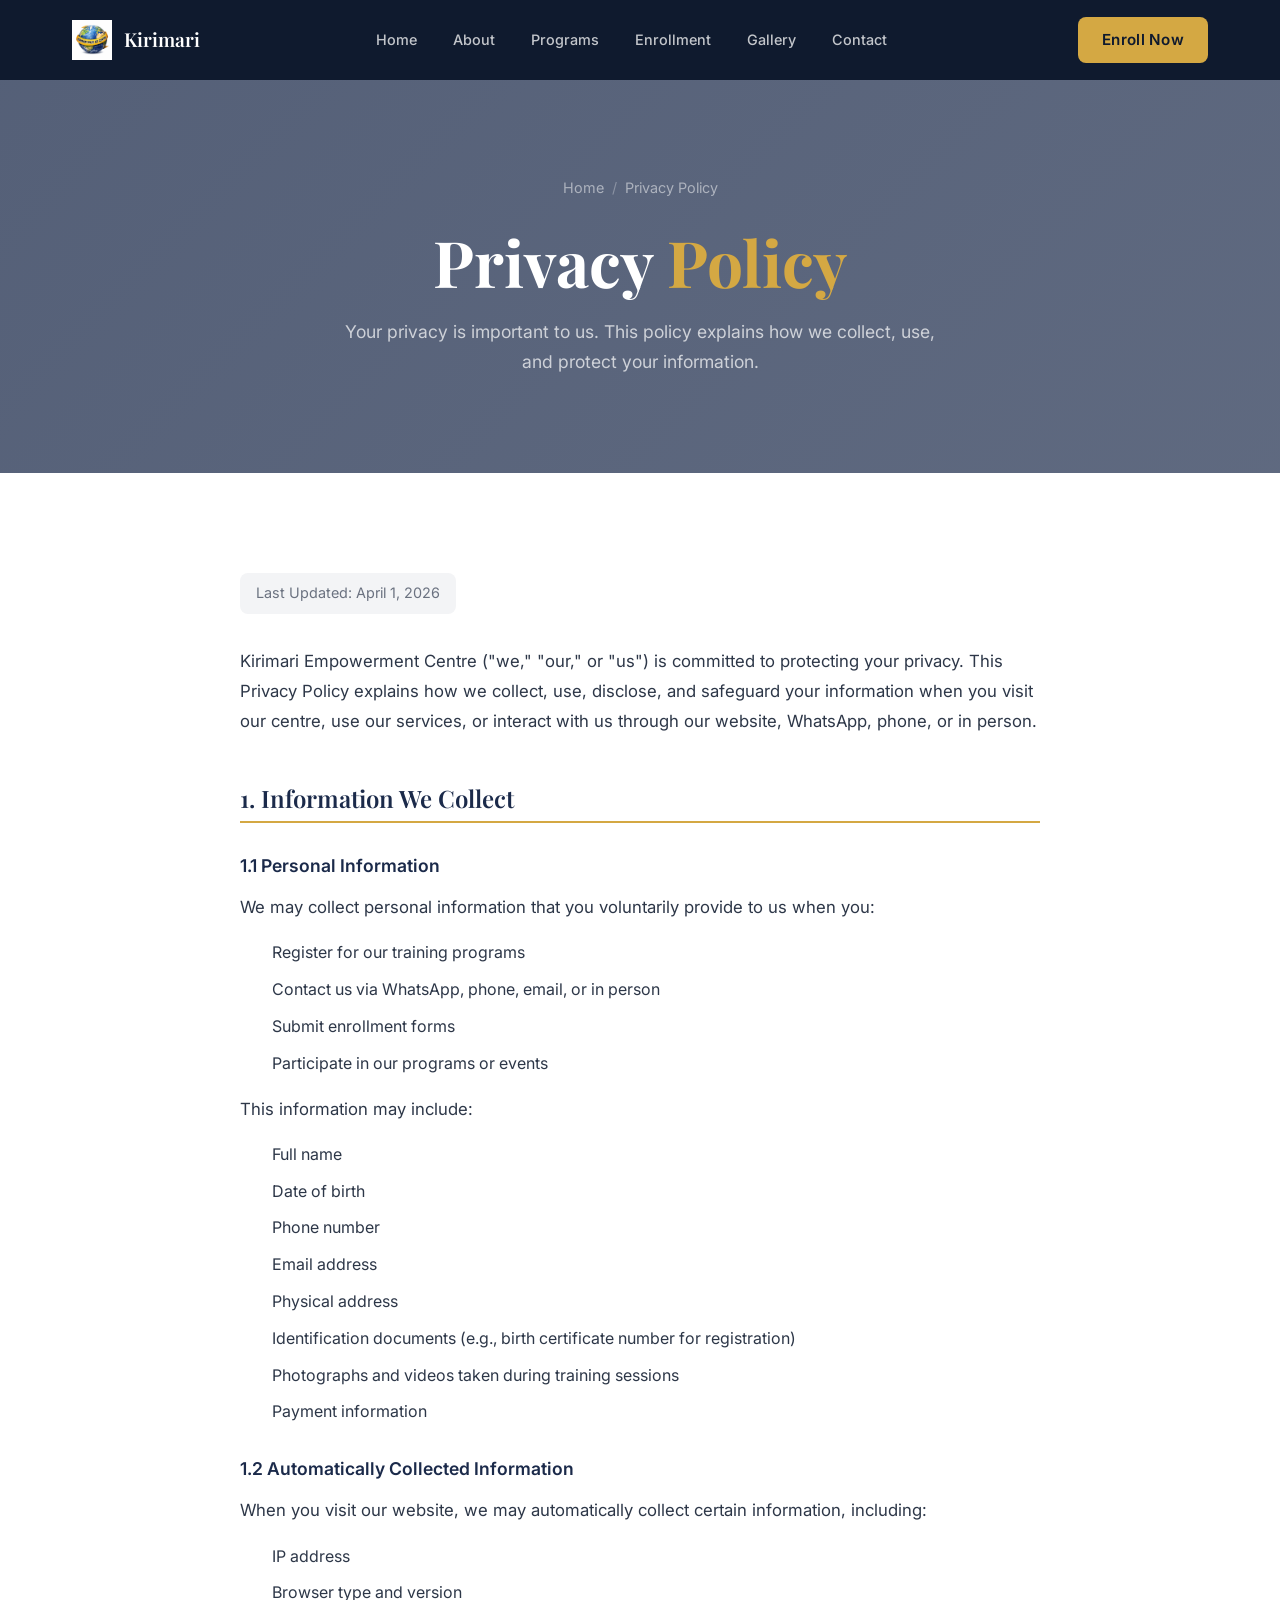
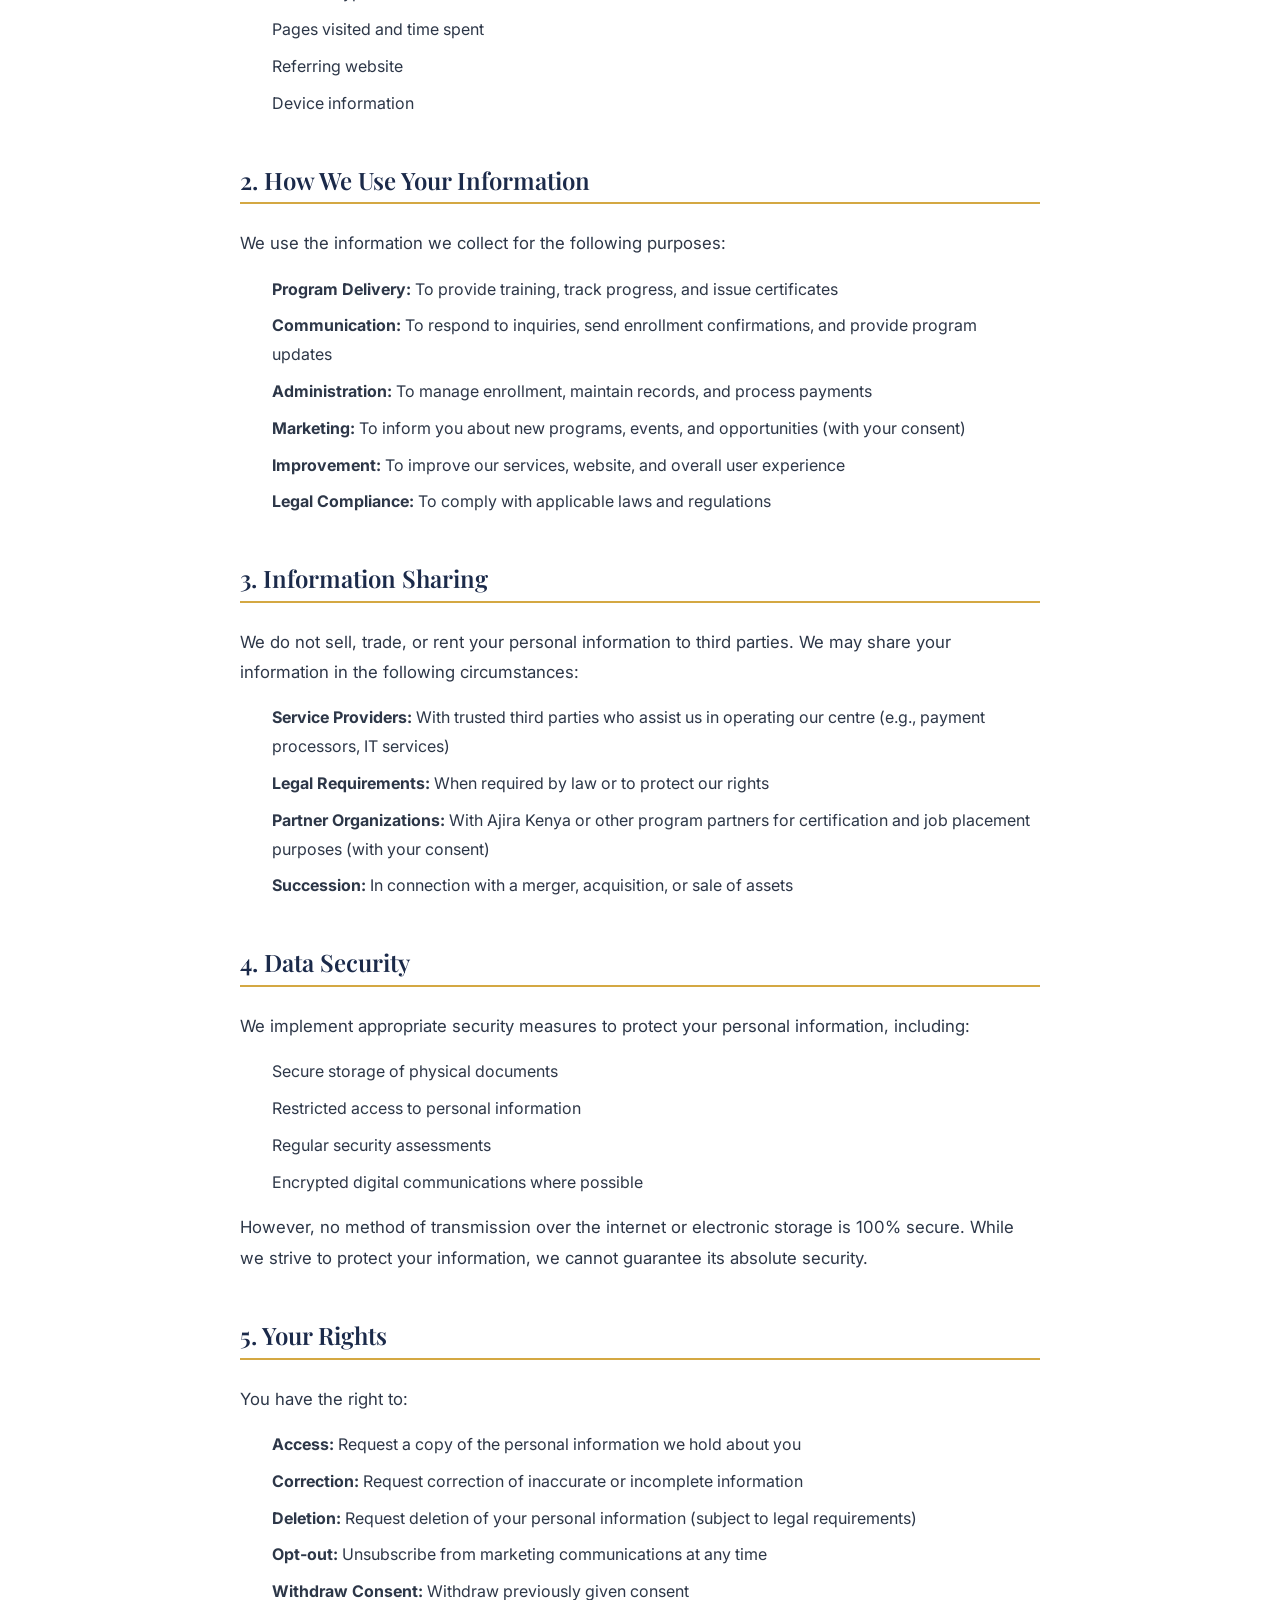
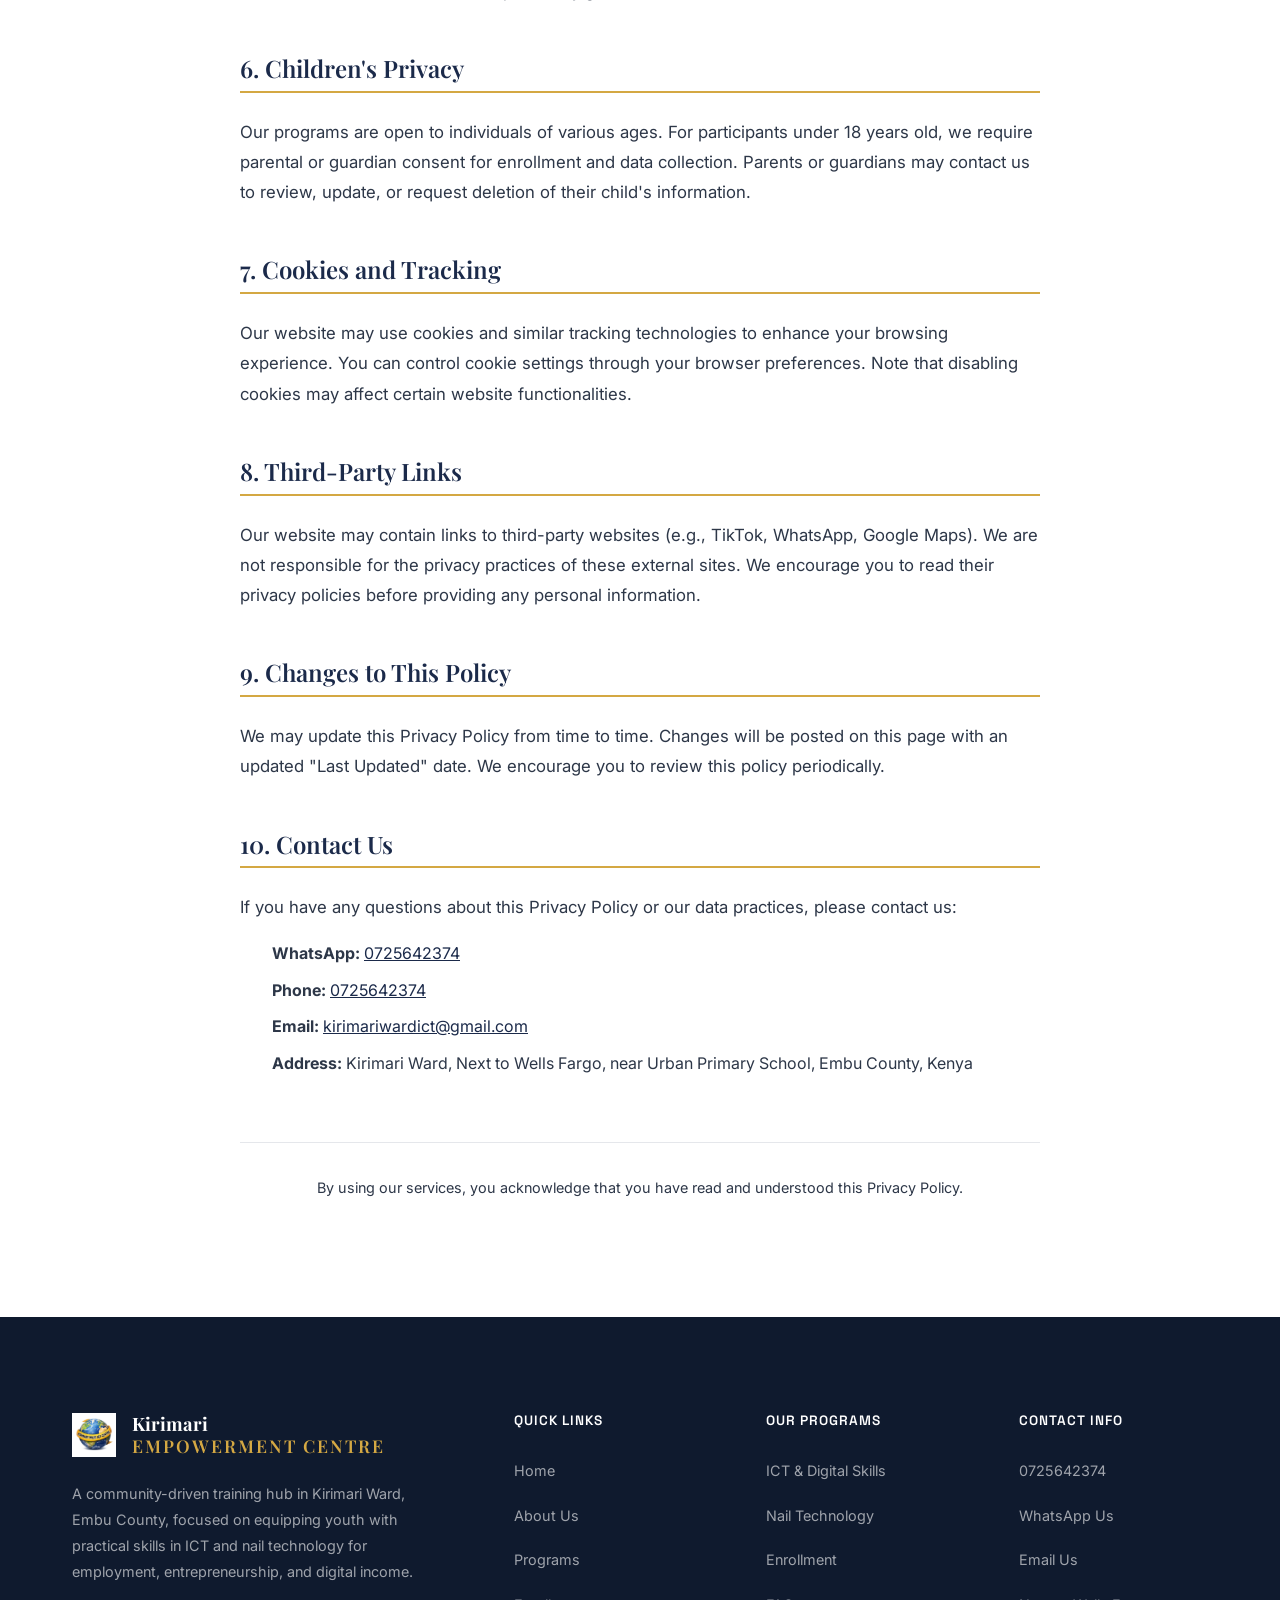
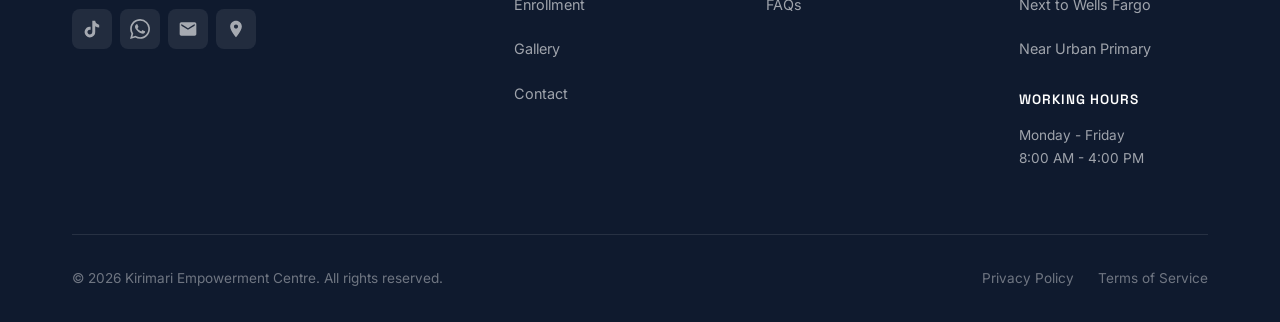
<file: privacy-policy.html>
<!DOCTYPE html>
<html lang="en">
<head>
  <meta charset="UTF-8">
  <meta name="viewport" content="width=device-width, initial-scale=1.0">
  <title>Privacy Policy - Kirimari Empowerment Centre</title>
  <meta name="description" content="Privacy Policy for Kirimari Empowerment Centre. Learn how we collect, use, and protect your personal information.">
  
  <!-- Fonts -->
  <link rel="preconnect" href="https://fonts.googleapis.com">
  <link rel="preconnect" href="https://fonts.gstatic.com" crossorigin>
  <link href="https://fonts.googleapis.com/css2?family=Inter:wght@300;400;500;600;700&family=Playfair+Display:wght@400;500;600;700;800&family=Space+Grotesk:wght@400;500;600;700&display=swap" rel="stylesheet">
  
  <!-- Styles -->
  <link rel="stylesheet" href="css/style.css">
  <link rel="stylesheet" href="css/clean.css">
  
  <!-- Favicon -->
  <link rel="icon" type="image/png" href="images/logod.png">
  
  <!-- Scripts -->
  <script src="js/images.js" defer></script>
  
  <style>
    .legal-content {
      max-width: 800px;
      margin: 0 auto;
    }
    .legal-content h2 {
      font-family: var(--font-heading);
      font-size: 1.5rem;
      font-weight: 600;
      color: var(--navy);
      margin: var(--space-2xl) 0 var(--space-lg);
      padding-bottom: var(--space-sm);
      border-bottom: 2px solid var(--gold);
    }
    .legal-content h3 {
      font-family: var(--font-body);
      font-size: 1.1rem;
      font-weight: 600;
      color: var(--navy);
      margin: var(--space-xl) 0 var(--space-md);
    }
    .legal-content p {
      color: var(--gray-700);
      line-height: 1.8;
      margin-bottom: var(--space-md);
    }
    .legal-content ul, .legal-content ol {
      color: var(--gray-700);
      line-height: 1.8;
      margin-bottom: var(--space-md);
      padding-left: var(--space-xl);
    }
    .legal-content li {
      margin-bottom: var(--space-sm);
    }
    .legal-content a {
      color: var(--navy);
      text-decoration: underline;
    }
    .legal-content a:hover {
      color: var(--gold);
    }
    .last-updated {
      display: inline-block;
      background: var(--gray-100);
      padding: var(--space-sm) var(--space-md);
      border-radius: var(--radius-md);
      font-size: 0.9rem;
      color: var(--gray-600);
      margin-bottom: var(--space-xl);
    }
  </style>
</head>
<body>
  <!-- ==================== NAVIGATION ==================== -->
  <nav class="nav nav--dark" id="navbar">
    <div class="container nav__inner">
      <a href="index.html" class="nav__logo">
        <img src="images/logod.png" alt="Kirimari" class="nav__logo-image">
        <span class="nav__logo-text">Kirimari</span>
      </a>
      
      <div class="nav__links">
        <a href="index.html" class="nav__link">Home</a>
        <a href="about.html" class="nav__link">About</a>
        <a href="programs.html" class="nav__link">Programs</a>
        <a href="enrollment.html" class="nav__link">Enrollment</a>
        <a href="gallery.html" class="nav__link">Gallery</a>
        <a href="contact.html" class="nav__link">Contact</a>
      </div>
      
      <a href="enrollment.html" class="btn btn-gold nav__cta">Enroll Now</a>
      
      <button class="nav__hamburger" id="hamburger" aria-label="Menu">
        <span></span><span></span><span></span>
      </button>
    </div>
  </nav>
  
  <!-- Mobile Nav -->
  <div class="mobile-nav" id="mobileNav">
    <a href="index.html" class="mobile-nav__link">Home</a>
    <a href="about.html" class="mobile-nav__link">About</a>
    <a href="programs.html" class="mobile-nav__link">Programs</a>
    <a href="enrollment.html" class="mobile-nav__link">Enrollment</a>
    <a href="gallery.html" class="mobile-nav__link">Gallery</a>
    <a href="contact.html" class="mobile-nav__link">Contact</a>
    <a href="enrollment.html" class="btn btn-gold" style="margin-top: 2rem;">Enroll Now</a>
  </div>

  <!-- ==================== PAGE HEADER ==================== -->
  <section class="page-header page-header--image" style="background-image: url('https://images.unsplash.com/photo-1450101499163-c8848c66ca85?w=1920&q=80');">
    <div class="page-header__pattern"></div>
    <div class="container page-header__content">
      <div class="page-header__breadcrumb">
        <a href="index.html">Home</a>
        <span class="separator">/</span>
        <span>Privacy Policy</span>
      </div>
      <h1 class="page-header__title">Privacy <span class="text-gold">Policy</span></h1>
      <p class="page-header__description">
        Your privacy is important to us. This policy explains how we collect, use, and protect your information.
      </p>
    </div>
  </section>

  <!-- ==================== PRIVACY POLICY CONTENT ==================== -->
  <section class="section section--white">
    <div class="container">
      <div class="legal-content">
        <span class="last-updated">Last Updated: April 1, 2026</span>
        
        <p>
          Kirimari Empowerment Centre ("we," "our," or "us") is committed to protecting your privacy. 
          This Privacy Policy explains how we collect, use, disclose, and safeguard your information 
          when you visit our centre, use our services, or interact with us through our website, 
          WhatsApp, phone, or in person.
        </p>
        
        <h2>1. Information We Collect</h2>
        
        <h3>1.1 Personal Information</h3>
        <p>We may collect personal information that you voluntarily provide to us when you:</p>
        <ul>
          <li>Register for our training programs</li>
          <li>Contact us via WhatsApp, phone, email, or in person</li>
          <li>Submit enrollment forms</li>
          <li>Participate in our programs or events</li>
        </ul>
        <p>This information may include:</p>
        <ul>
          <li>Full name</li>
          <li>Date of birth</li>
          <li>Phone number</li>
          <li>Email address</li>
          <li>Physical address</li>
          <li>Identification documents (e.g., birth certificate number for registration)</li>
          <li>Photographs and videos taken during training sessions</li>
          <li>Payment information</li>
        </ul>
        
        <h3>1.2 Automatically Collected Information</h3>
        <p>When you visit our website, we may automatically collect certain information, including:</p>
        <ul>
          <li>IP address</li>
          <li>Browser type and version</li>
          <li>Pages visited and time spent</li>
          <li>Referring website</li>
          <li>Device information</li>
        </ul>
        
        <h2>2. How We Use Your Information</h2>
        <p>We use the information we collect for the following purposes:</p>
        <ul>
          <li><strong>Program Delivery:</strong> To provide training, track progress, and issue certificates</li>
          <li><strong>Communication:</strong> To respond to inquiries, send enrollment confirmations, and provide program updates</li>
          <li><strong>Administration:</strong> To manage enrollment, maintain records, and process payments</li>
          <li><strong>Marketing:</strong> To inform you about new programs, events, and opportunities (with your consent)</li>
          <li><strong>Improvement:</strong> To improve our services, website, and overall user experience</li>
          <li><strong>Legal Compliance:</strong> To comply with applicable laws and regulations</li>
        </ul>
        
        <h2>3. Information Sharing</h2>
        <p>We do not sell, trade, or rent your personal information to third parties. We may share your information in the following circumstances:</p>
        <ul>
          <li><strong>Service Providers:</strong> With trusted third parties who assist us in operating our centre (e.g., payment processors, IT services)</li>
          <li><strong>Legal Requirements:</strong> When required by law or to protect our rights</li>
          <li><strong>Partner Organizations:</strong> With Ajira Kenya or other program partners for certification and job placement purposes (with your consent)</li>
          <li><strong>Succession:</strong> In connection with a merger, acquisition, or sale of assets</li>
        </ul>
        
        <h2>4. Data Security</h2>
        <p>We implement appropriate security measures to protect your personal information, including:</p>
        <ul>
          <li>Secure storage of physical documents</li>
          <li>Restricted access to personal information</li>
          <li>Regular security assessments</li>
          <li>Encrypted digital communications where possible</li>
        </ul>
        <p>However, no method of transmission over the internet or electronic storage is 100% secure. While we strive to protect your information, we cannot guarantee its absolute security.</p>
        
        <h2>5. Your Rights</h2>
        <p>You have the right to:</p>
        <ul>
          <li><strong>Access:</strong> Request a copy of the personal information we hold about you</li>
          <li><strong>Correction:</strong> Request correction of inaccurate or incomplete information</li>
          <li><strong>Deletion:</strong> Request deletion of your personal information (subject to legal requirements)</li>
          <li><strong>Opt-out:</strong> Unsubscribe from marketing communications at any time</li>
          <li><strong>Withdraw Consent:</strong> Withdraw previously given consent</li>
        </ul>
        
        <h2>6. Children's Privacy</h2>
        <p>
          Our programs are open to individuals of various ages. For participants under 18 years old, 
          we require parental or guardian consent for enrollment and data collection. Parents or 
          guardians may contact us to review, update, or request deletion of their child's information.
        </p>
        
        <h2>7. Cookies and Tracking</h2>
        <p>
          Our website may use cookies and similar tracking technologies to enhance your browsing experience. 
          You can control cookie settings through your browser preferences. Note that disabling cookies 
          may affect certain website functionalities.
        </p>
        
        <h2>8. Third-Party Links</h2>
        <p>
          Our website may contain links to third-party websites (e.g., TikTok, WhatsApp, Google Maps). 
          We are not responsible for the privacy practices of these external sites. We encourage you 
          to read their privacy policies before providing any personal information.
        </p>
        
        <h2>9. Changes to This Policy</h2>
        <p>
          We may update this Privacy Policy from time to time. Changes will be posted on this page 
          with an updated "Last Updated" date. We encourage you to review this policy periodically.
        </p>
        
        <h2>10. Contact Us</h2>
        <p>If you have any questions about this Privacy Policy or our data practices, please contact us:</p>
        <ul>
          <li><strong>WhatsApp:</strong> <a href="https://wa.me/254710751420">0725642374</a></li>
          <li><strong>Phone:</strong> <a href="tel:+254725642374">0725642374</a></li>
          <li><strong>Email:</strong> <a href="mailto:kirimariwardict@gmail.com">kirimariwardict@gmail.com</a></li>
          <li><strong>Address:</strong> Kirimari Ward, Next to Wells Fargo, near Urban Primary School, Embu County, Kenya</li>
        </ul>
        
        <div style="margin-top: var(--space-3xl); padding-top: var(--space-xl); border-top: 1px solid var(--gray-200);">
          <p style="text-align: center; color: var(--gray-500); font-size: 0.9rem;">
            By using our services, you acknowledge that you have read and understood this Privacy Policy.
          </p>
        </div>
      </div>
    </div>
  </section>

  <!-- ==================== FOOTER ==================== -->
  <footer class="footer">
    <div class="container">
      <div class="footer__grid">
        <div class="footer__brand">
          <div class="footer__logo">
            <img src="images/logod.png" alt="Kirimari Empowerment Centre Logo" class="footer__logo-image">
            <div class="footer__logo-text">
              Kirimari
              <span>Empowerment Centre</span>
            </div>
          </div>
          <p class="footer__about">
            A community-driven training hub in Kirimari Ward, Embu County, focused on 
            equipping youth with practical skills in ICT and nail technology for 
            employment, entrepreneurship, and digital income.
          </p>
          <div class="footer__social">
            <a href="https://www.tiktok.com/@kirimari.ward.ict.centre" class="footer__social-link" aria-label="TikTok" target="_blank" rel="noopener">
              <svg viewBox="0 0 24 24" fill="currentColor" width="20" height="20"><path d="M19.59 6.69a4.83 4.83 0 0 1-3.77-4.25V2h-3.45v13.67a2.89 2.89 0 0 1-5.2 1.74 2.89 2.89 0 0 1 2.31-4.64 2.93 2.93 0 0 1 .88.13V9.4a6.84 6.84 0 0 0-1-.05A6.33 6.33 0 0 0 5 20.1a6.34 6.34 0 0 0 10.86-4.43v-7a8.16 8.16 0 0 0 4.77 1.52v-3.4a4.85 4.85 0 0 1-1-.1z"/></svg>
            </a>
            <a href="https://wa.me/254710751420" class="footer__social-link" aria-label="WhatsApp" target="_blank" rel="noopener">
              <svg viewBox="0 0 24 24" fill="currentColor" width="20" height="20"><path d="M17.472 14.382c-.297-.149-1.758-.867-2.03-.967-.273-.099-.471-.148-.67.15-.197.297-.767.966-.94 1.164-.173.199-.347.223-.644.075-.297-.15-1.255-.463-2.39-1.475-.883-.788-1.48-1.761-1.653-2.059-.173-.297-.018-.458.13-.606.134-.133.298-.347.446-.52.149-.174.198-.298.298-.497.099-.198.05-.371-.025-.52-.075-.149-.669-1.612-.916-2.207-.242-.579-.487-.5-.669-.51-.173-.008-.371-.01-.57-.01-.198 0-.52.074-.792.372-.272.297-1.04 1.016-1.04 2.479 0 1.462 1.065 2.875 1.213 3.074.149.198 2.096 3.2 5.077 4.487.709.306 1.262.489 1.694.625.712.227 1.36.195 1.871.118.571-.085 1.758-.719 2.006-1.413.248-.694.248-1.289.173-1.413-.074-.124-.272-.198-.57-.347m-5.421 7.403h-.004a9.87 9.87 0 01-5.031-1.378l-.361-.214-3.741.982.998-3.648-.235-.374a9.86 9.86 0 01-1.51-5.26c.001-5.45 4.436-9.884 9.888-9.884 2.64 0 5.122 1.03 6.988 2.898a9.825 9.825 0 012.893 6.994c-.003 5.45-4.437 9.884-9.885 9.884m8.413-18.297A11.815 11.815 0 0012.05 0C5.495 0 .16 5.335.157 11.892c0 2.096.547 4.142 1.588 5.945L.057 24l6.305-1.654a11.882 11.882 0 005.683 1.448h.005c6.554 0 11.89-5.335 11.893-11.893a11.821 11.821 0 00-3.48-8.413z"/></svg>
            </a>
            <a href="mailto:kirimariwardict@gmail.com" class="footer__social-link" aria-label="Email">
              <svg viewBox="0 0 24 24" fill="currentColor" width="20" height="20"><path d="M20 4H4c-1.1 0-1.99.9-1.99 2L2 18c0 1.1.9 2 2 2h16c1.1 0 2-.9 2-2V6c0-1.1-.9-2-2-2zm0 4l-8 5-8-5V6l8 5 8-5v2z"/></svg>
            </a>
            <a href="https://maps.app.goo.gl/QMYKB9sozVrVdqf79" class="footer__social-link" aria-label="Location" target="_blank" rel="noopener">
              <svg viewBox="0 0 24 24" fill="currentColor" width="20" height="20"><path d="M12 2C8.13 2 5 5.13 5 9c0 5.25 7 13 7 13s7-7.75 7-13c0-3.87-3.13-7-7-7zm0 9.5c-1.38 0-2.5-1.12-2.5-2.5s1.12-2.5 2.5-2.5 2.5 1.12 2.5 2.5-1.12 2.5-2.5 2.5z"/></svg>
            </a>
          </div>
        </div>
        
        <div class="footer__col">
          <h4>Quick Links</h4>
          <ul>
            <li><a href="index.html">Home</a></li>
            <li><a href="about.html">About Us</a></li>
            <li><a href="programs.html">Programs</a></li>
            <li><a href="enrollment.html">Enrollment</a></li>
            <li><a href="gallery.html">Gallery</a></li>
            <li><a href="contact.html">Contact</a></li>
          </ul>
        </div>
        
        <div class="footer__col">
          <h4>Our Programs</h4>
          <ul>
            <li><a href="programs.html#ict">ICT & Digital Skills</a></li>
            <li><a href="programs.html#nail-tech">Nail Technology</a></li>
            <li><a href="enrollment.html">Enrollment</a></li>
            <li><a href="programs.html#faq">FAQs</a></li>
          </ul>
        </div>
        
        <div class="footer__col">
          <h4>Contact Info</h4>
          <ul>
            <li><a href="tel:+254725642374">0725642374</a></li>
            <li><a href="https://wa.me/254710751420">WhatsApp Us</a></li>
            <li><a href="mailto:kirimariwardict@gmail.com">Email Us</a></li>
            <li><a href="https://maps.app.goo.gl/QMYKB9sozVrVdqf79">Next to Wells Fargo</a></li>
            <li><a href="https://maps.app.goo.gl/QMYKB9sozVrVdqf79">Near Urban Primary</a></li>
          </ul>
          <div style="margin-top: var(--space-lg);">
            <h4 style="margin-bottom: var(--space-md);">Working Hours</h4>
            <p style="color: rgba(255,255,255,0.6); font-size: 0.85rem; margin: 0;">
              Monday - Friday<br>
              8:00 AM - 4:00 PM
            </p>
          </div>
        </div>
      </div>
      
      <div class="footer__bottom">
        <p style="margin: 0; color: rgba(255,255,255,0.4); font-size: 0.85rem;">
          &copy; 2026 Kirimari Empowerment Centre. All rights reserved.
        </p>
        <div class="footer__bottom-links">
          <a href="privacy-policy.html">Privacy Policy</a>
          <a href="terms-of-service.html">Terms of Service</a>
        </div>
      </div>
    </div>
  </footer>

  <!-- JavaScript -->
  <script src="js/main.js"></script>
</body>
</html>
</file>
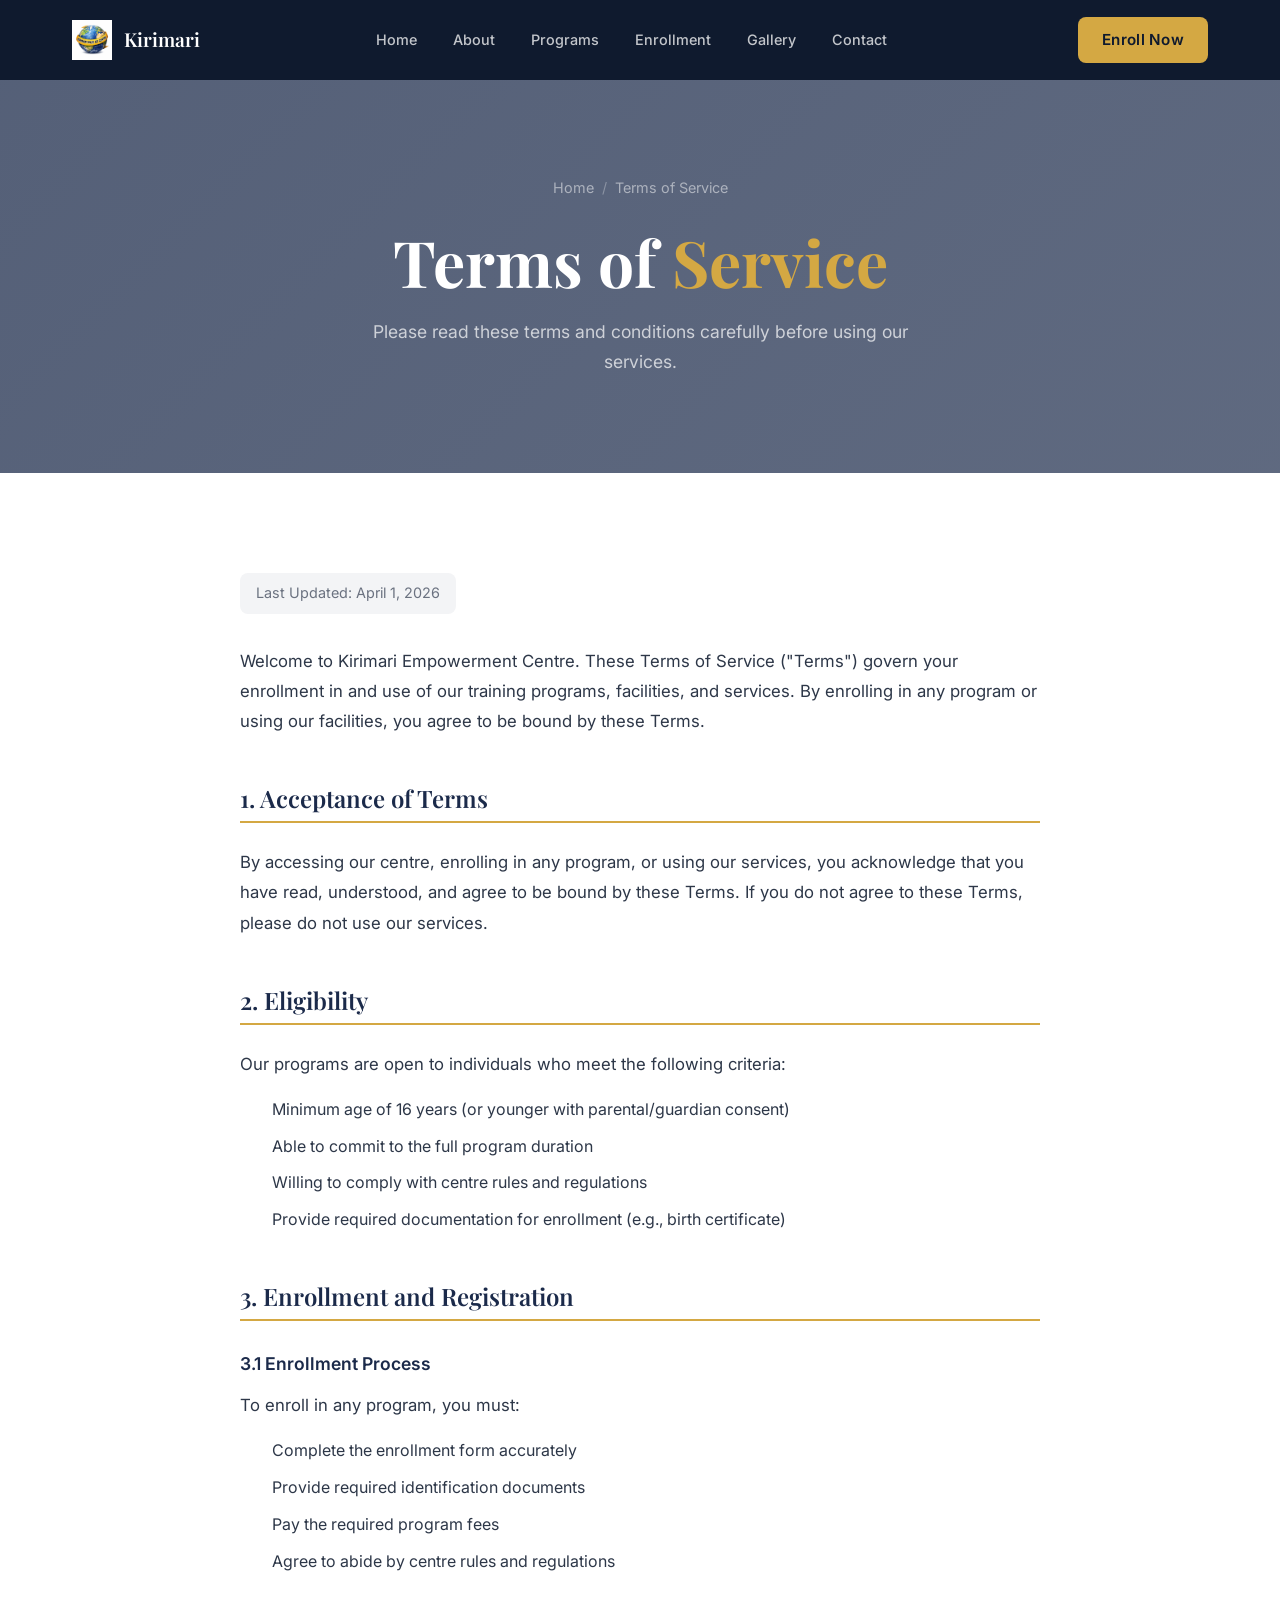
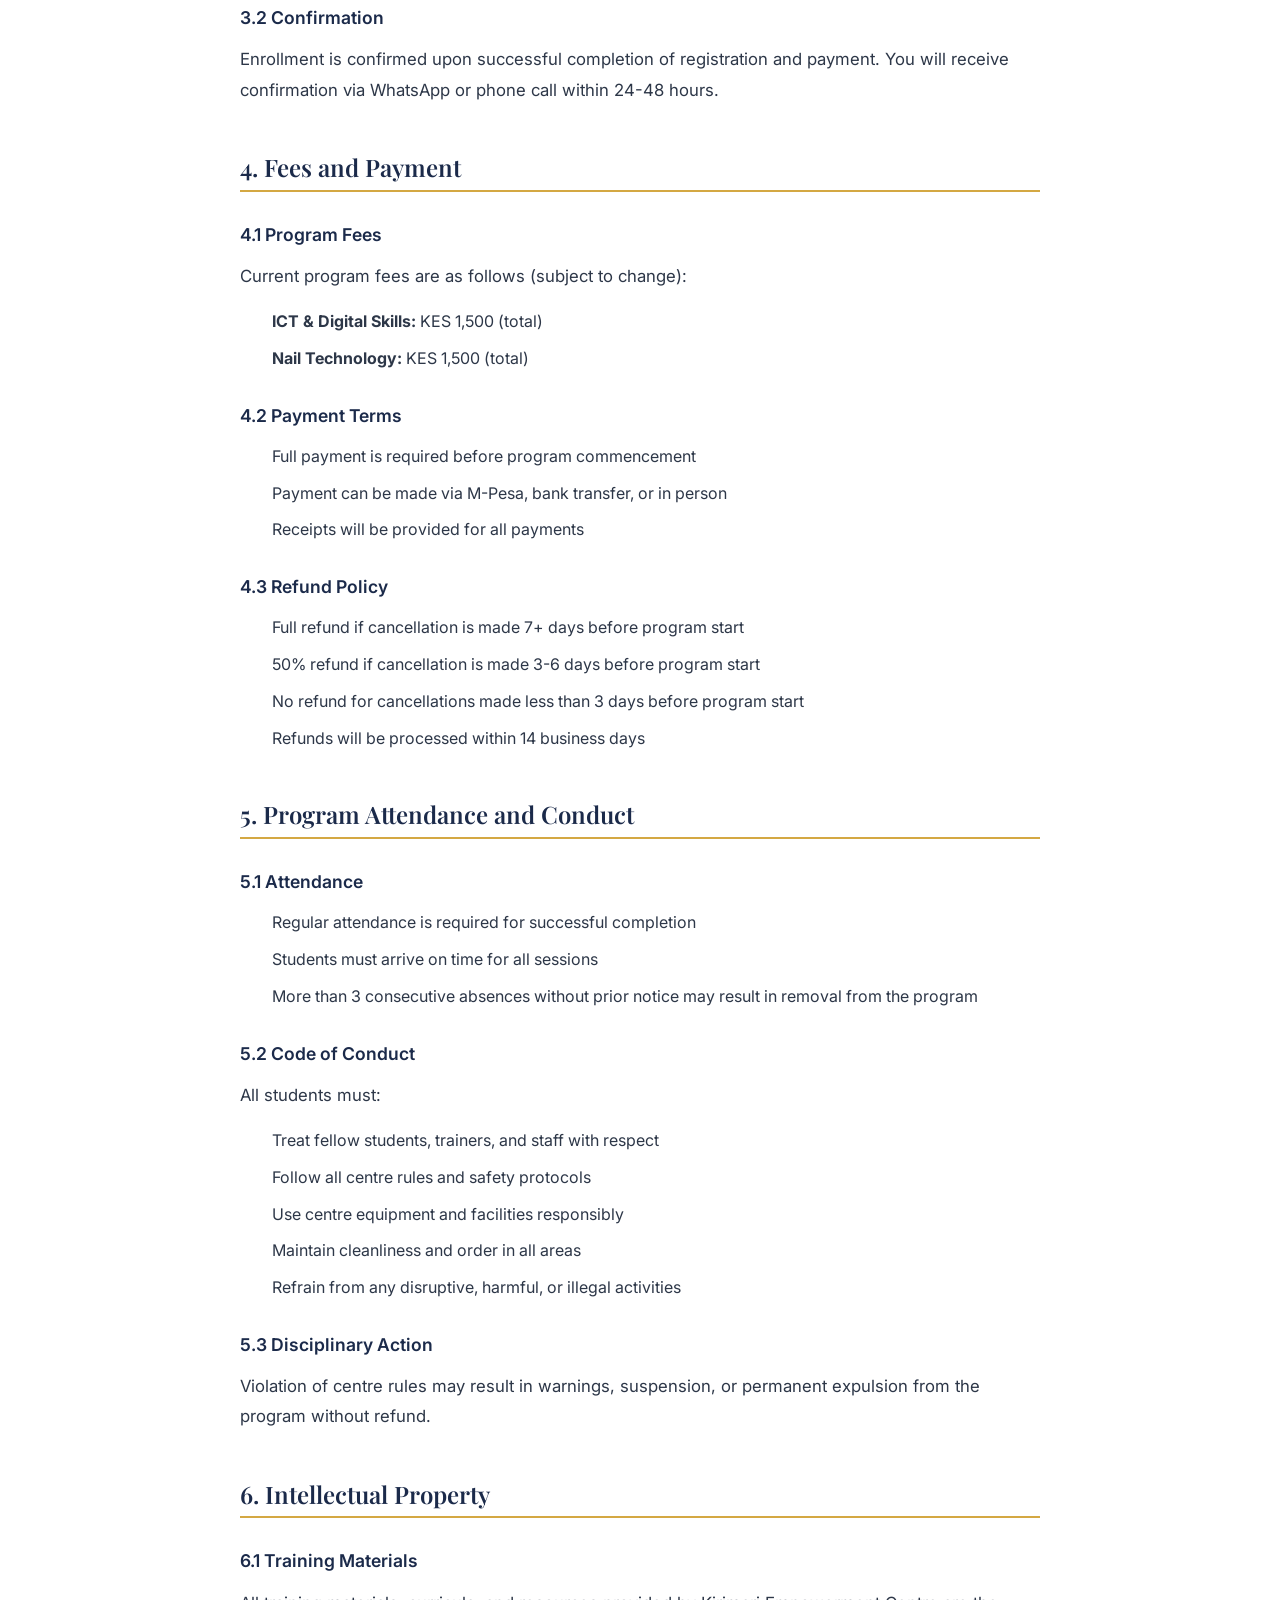
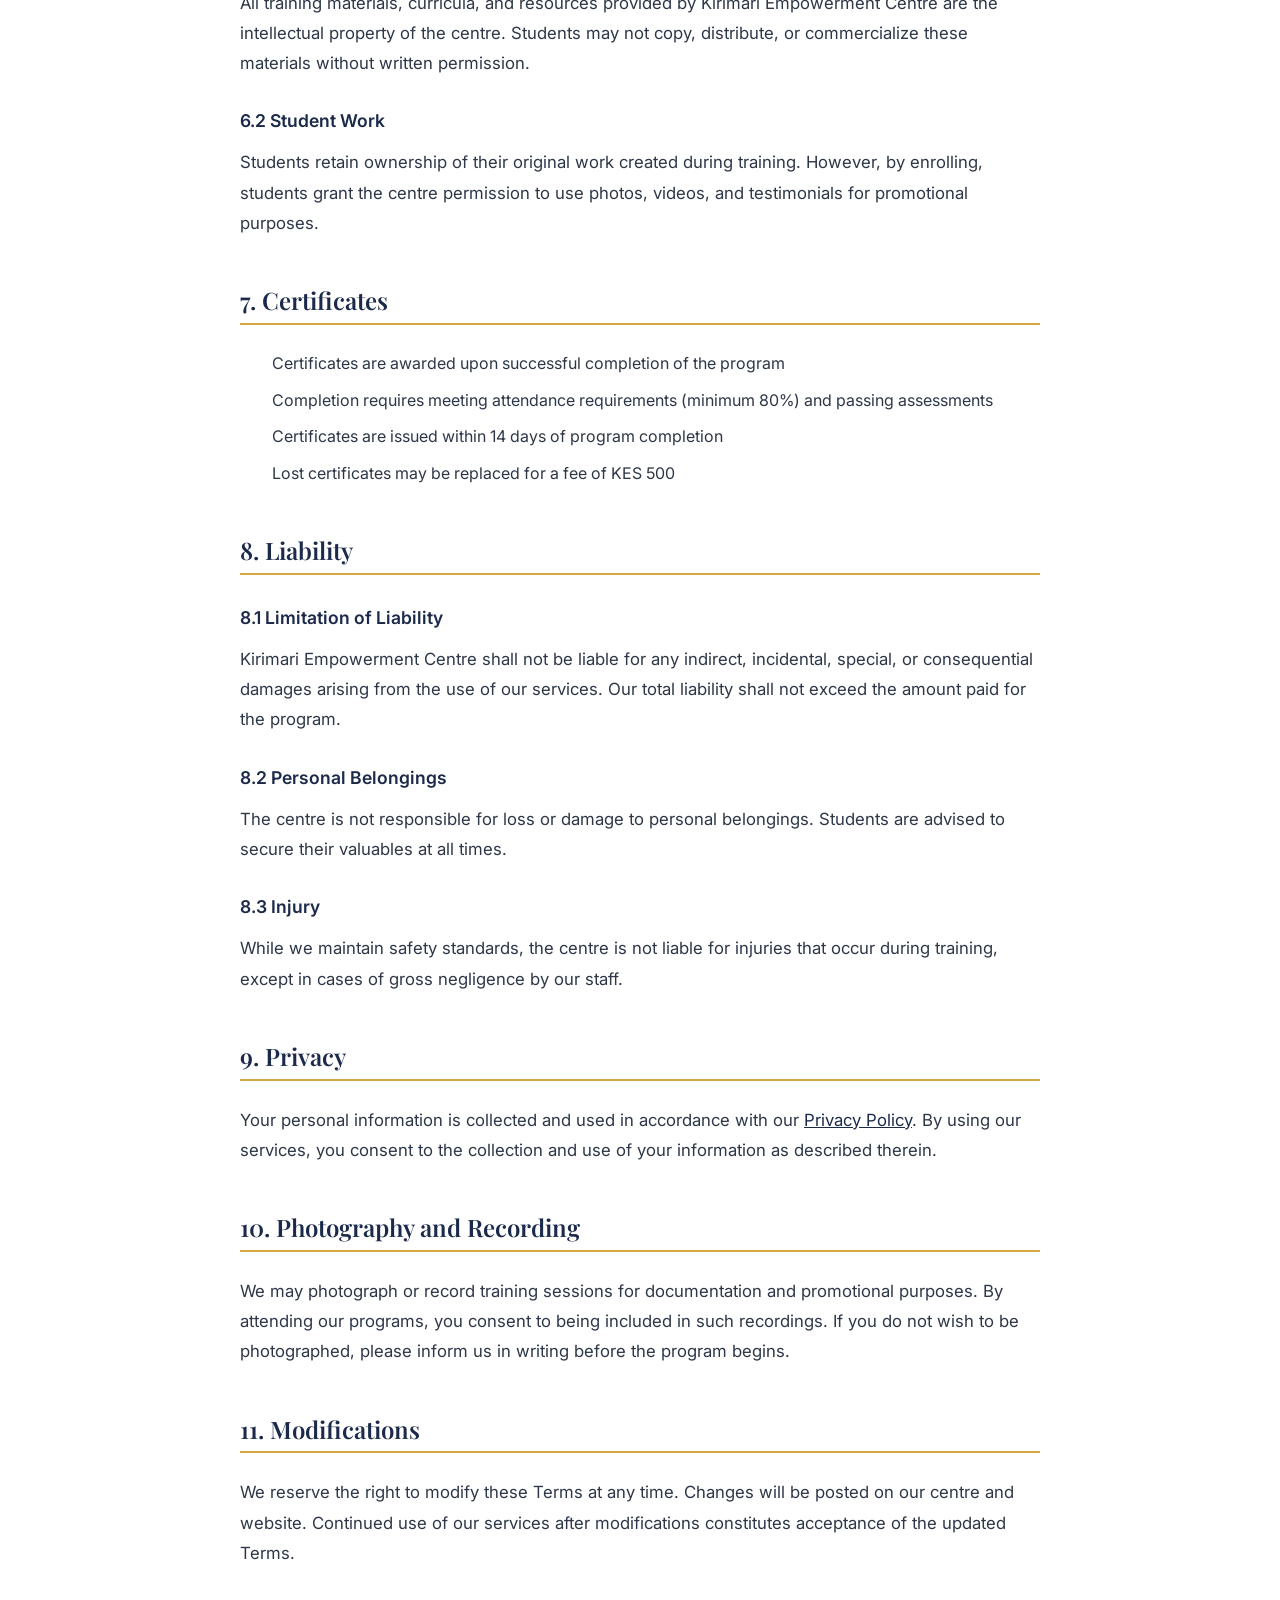
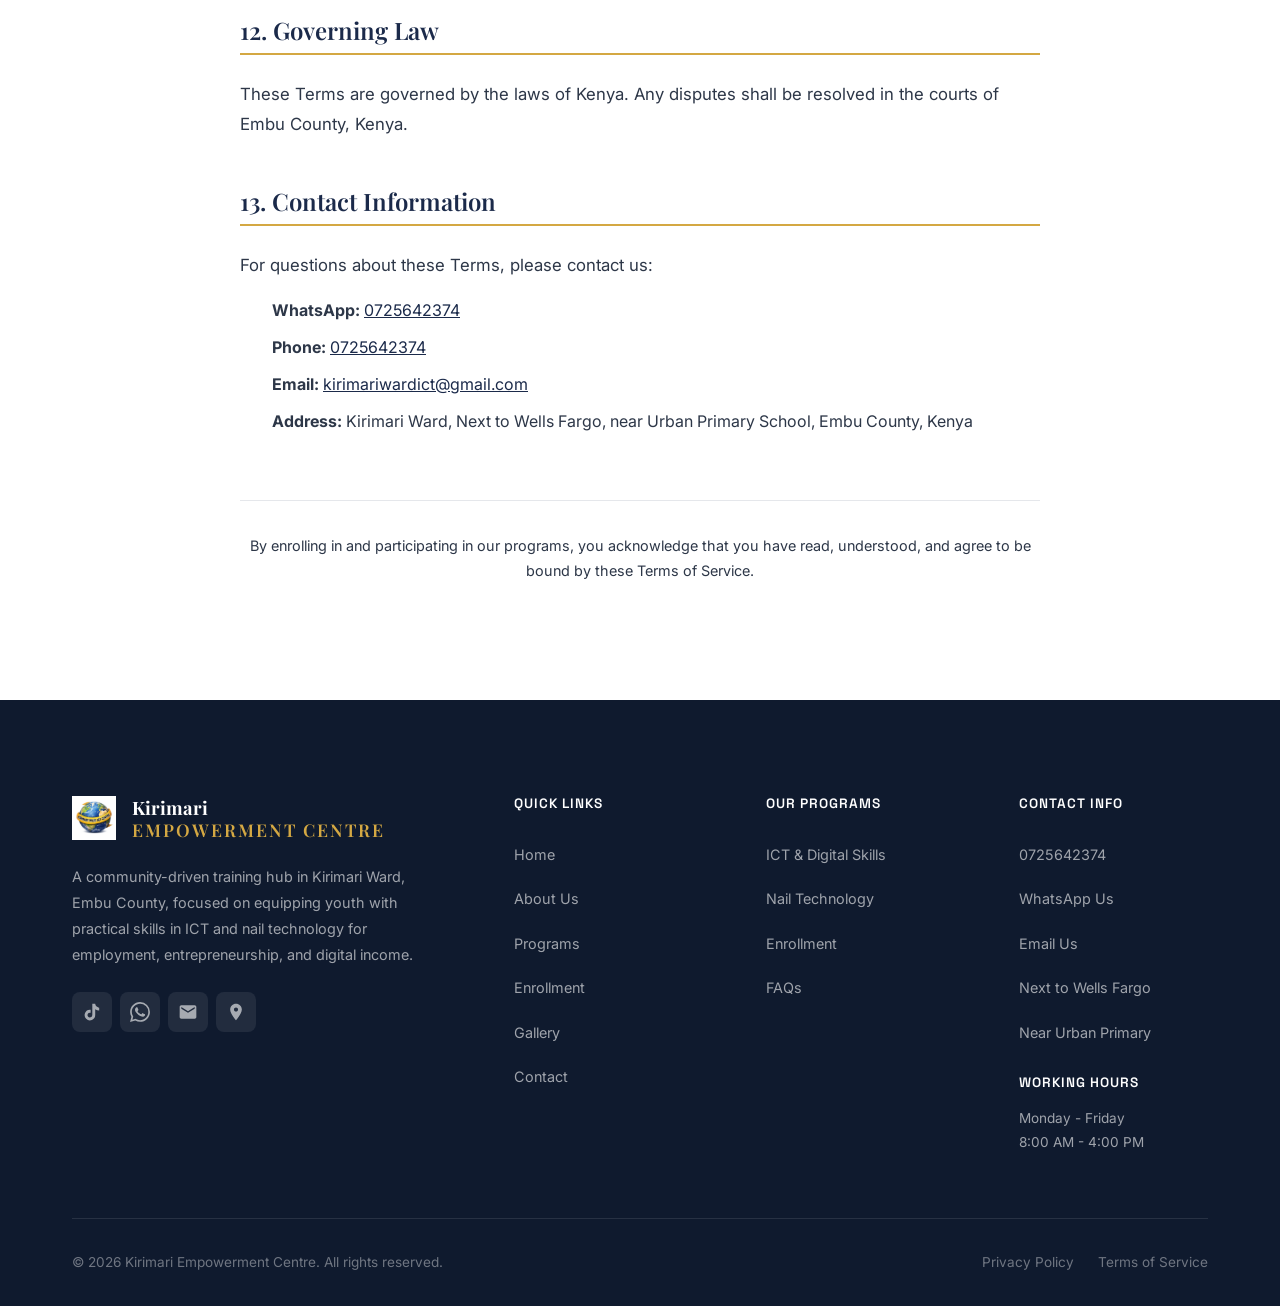
<file: terms-of-service.html>
<!DOCTYPE html>
<html lang="en">
<head>
  <meta charset="UTF-8">
  <meta name="viewport" content="width=device-width, initial-scale=1.0">
  <title>Terms of Service - Kirimari Empowerment Centre</title>
  <meta name="description" content="Terms of Service for Kirimari Empowerment Centre. Read our terms and conditions for using our training services.">
  
  <!-- Fonts -->
  <link rel="preconnect" href="https://fonts.googleapis.com">
  <link rel="preconnect" href="https://fonts.gstatic.com" crossorigin>
  <link href="https://fonts.googleapis.com/css2?family=Inter:wght@300;400;500;600;700&family=Playfair+Display:wght@400;500;600;700;800&family=Space+Grotesk:wght@400;500;600;700&display=swap" rel="stylesheet">
  
  <!-- Styles -->
  <link rel="stylesheet" href="css/style.css">
  <link rel="stylesheet" href="css/clean.css">
  
  <!-- Favicon -->
  <link rel="icon" type="image/png" href="images/logod.png">
  
  <!-- Scripts -->
  <script src="js/images.js" defer></script>
  
  <style>
    .legal-content {
      max-width: 800px;
      margin: 0 auto;
    }
    .legal-content h2 {
      font-family: var(--font-heading);
      font-size: 1.5rem;
      font-weight: 600;
      color: var(--navy);
      margin: var(--space-2xl) 0 var(--space-lg);
      padding-bottom: var(--space-sm);
      border-bottom: 2px solid var(--gold);
    }
    .legal-content h3 {
      font-family: var(--font-body);
      font-size: 1.1rem;
      font-weight: 600;
      color: var(--navy);
      margin: var(--space-xl) 0 var(--space-md);
    }
    .legal-content p {
      color: var(--gray-700);
      line-height: 1.8;
      margin-bottom: var(--space-md);
    }
    .legal-content ul, .legal-content ol {
      color: var(--gray-700);
      line-height: 1.8;
      margin-bottom: var(--space-md);
      padding-left: var(--space-xl);
    }
    .legal-content li {
      margin-bottom: var(--space-sm);
    }
    .legal-content a {
      color: var(--navy);
      text-decoration: underline;
    }
    .legal-content a:hover {
      color: var(--gold);
    }
    .last-updated {
      display: inline-block;
      background: var(--gray-100);
      padding: var(--space-sm) var(--space-md);
      border-radius: var(--radius-md);
      font-size: 0.9rem;
      color: var(--gray-600);
      margin-bottom: var(--space-xl);
    }
  </style>
</head>
<body>
  <!-- ==================== NAVIGATION ==================== -->
  <nav class="nav nav--dark" id="navbar">
    <div class="container nav__inner">
      <a href="index.html" class="nav__logo">
        <img src="images/logod.png" alt="Kirimari" class="nav__logo-image">
        <span class="nav__logo-text">Kirimari</span>
      </a>
      
      <div class="nav__links">
        <a href="index.html" class="nav__link">Home</a>
        <a href="about.html" class="nav__link">About</a>
        <a href="programs.html" class="nav__link">Programs</a>
        <a href="enrollment.html" class="nav__link">Enrollment</a>
        <a href="gallery.html" class="nav__link">Gallery</a>
        <a href="contact.html" class="nav__link">Contact</a>
      </div>
      
      <a href="enrollment.html" class="btn btn-gold nav__cta">Enroll Now</a>
      
      <button class="nav__hamburger" id="hamburger" aria-label="Menu">
        <span></span><span></span><span></span>
      </button>
    </div>
  </nav>
  
  <!-- Mobile Nav -->
  <div class="mobile-nav" id="mobileNav">
    <a href="index.html" class="mobile-nav__link">Home</a>
    <a href="about.html" class="mobile-nav__link">About</a>
    <a href="programs.html" class="mobile-nav__link">Programs</a>
    <a href="enrollment.html" class="mobile-nav__link">Enrollment</a>
    <a href="gallery.html" class="mobile-nav__link">Gallery</a>
    <a href="contact.html" class="mobile-nav__link">Contact</a>
    <a href="enrollment.html" class="btn btn-gold" style="margin-top: 2rem;">Enroll Now</a>
  </div>

  <!-- ==================== PAGE HEADER ==================== -->
  <section class="page-header page-header--image" style="background-image: url('https://images.unsplash.com/photo-1450778869180-41d0601e046e?w=1920&q=80');">
    <div class="page-header__pattern"></div>
    <div class="container page-header__content">
      <div class="page-header__breadcrumb">
        <a href="index.html">Home</a>
        <span class="separator">/</span>
        <span>Terms of Service</span>
      </div>
      <h1 class="page-header__title">Terms of <span class="text-gold">Service</span></h1>
      <p class="page-header__description">
        Please read these terms and conditions carefully before using our services.
      </p>
    </div>
  </section>

  <!-- ==================== TERMS OF SERVICE CONTENT ==================== -->
  <section class="section section--white">
    <div class="container">
      <div class="legal-content">
        <span class="last-updated">Last Updated: April 1, 2026</span>
        
        <p>
          Welcome to Kirimari Empowerment Centre. These Terms of Service ("Terms") govern your 
          enrollment in and use of our training programs, facilities, and services. By enrolling 
          in any program or using our facilities, you agree to be bound by these Terms.
        </p>
        
        <h2>1. Acceptance of Terms</h2>
        <p>
          By accessing our centre, enrolling in any program, or using our services, you acknowledge 
          that you have read, understood, and agree to be bound by these Terms. If you do not agree 
          to these Terms, please do not use our services.
        </p>
        
        <h2>2. Eligibility</h2>
        <p>Our programs are open to individuals who meet the following criteria:</p>
        <ul>
          <li>Minimum age of 16 years (or younger with parental/guardian consent)</li>
          <li>Able to commit to the full program duration</li>
          <li>Willing to comply with centre rules and regulations</li>
          <li>Provide required documentation for enrollment (e.g., birth certificate)</li>
        </ul>
        
        <h2>3. Enrollment and Registration</h2>
        
        <h3>3.1 Enrollment Process</h3>
        <p>To enroll in any program, you must:</p>
        <ul>
          <li>Complete the enrollment form accurately</li>
          <li>Provide required identification documents</li>
          <li>Pay the required program fees</li>
          <li>Agree to abide by centre rules and regulations</li>
        </ul>
        
        <h3>3.2 Confirmation</h3>
        <p>
          Enrollment is confirmed upon successful completion of registration and payment. 
          You will receive confirmation via WhatsApp or phone call within 24-48 hours.
        </p>
        
        <h2>4. Fees and Payment</h2>
        
        <h3>4.1 Program Fees</h3>
        <p>Current program fees are as follows (subject to change):</p>
        <ul>
          <li><strong>ICT & Digital Skills:</strong> KES 1,500 (total)</li>
          <li><strong>Nail Technology:</strong> KES 1,500 (total)</li>
        </ul>
        
        <h3>4.2 Payment Terms</h3>
        <ul>
          <li>Full payment is required before program commencement</li>
          <li>Payment can be made via M-Pesa, bank transfer, or in person</li>
          <li>Receipts will be provided for all payments</li>
        </ul>
        
        <h3>4.3 Refund Policy</h3>
        <ul>
          <li>Full refund if cancellation is made 7+ days before program start</li>
          <li>50% refund if cancellation is made 3-6 days before program start</li>
          <li>No refund for cancellations made less than 3 days before program start</li>
          <li>Refunds will be processed within 14 business days</li>
        </ul>
        
        <h2>5. Program Attendance and Conduct</h2>
        
        <h3>5.1 Attendance</h3>
        <ul>
          <li>Regular attendance is required for successful completion</li>
          <li>Students must arrive on time for all sessions</li>
          <li>More than 3 consecutive absences without prior notice may result in removal from the program</li>
        </ul>
        
        <h3>5.2 Code of Conduct</h3>
        <p>All students must:</p>
        <ul>
          <li>Treat fellow students, trainers, and staff with respect</li>
          <li>Follow all centre rules and safety protocols</li>
          <li>Use centre equipment and facilities responsibly</li>
          <li>Maintain cleanliness and order in all areas</li>
          <li>Refrain from any disruptive, harmful, or illegal activities</li>
        </ul>
        
        <h3>5.3 Disciplinary Action</h3>
        <p>
          Violation of centre rules may result in warnings, suspension, or permanent expulsion 
          from the program without refund.
        </p>
        
        <h2>6. Intellectual Property</h2>
        
        <h3>6.1 Training Materials</h3>
        <p>
          All training materials, curricula, and resources provided by Kirimari Empowerment Centre 
          are the intellectual property of the centre. Students may not copy, distribute, or 
          commercialize these materials without written permission.
        </p>
        
        <h3>6.2 Student Work</h3>
        <p>
          Students retain ownership of their original work created during training. However, 
          by enrolling, students grant the centre permission to use photos, videos, and testimonials 
          for promotional purposes.
        </p>
        
        <h2>7. Certificates</h2>
        <ul>
          <li>Certificates are awarded upon successful completion of the program</li>
          <li>Completion requires meeting attendance requirements (minimum 80%) and passing assessments</li>
          <li>Certificates are issued within 14 days of program completion</li>
          <li>Lost certificates may be replaced for a fee of KES 500</li>
        </ul>
        
        <h2>8. Liability</h2>
        
        <h3>8.1 Limitation of Liability</h3>
        <p>
          Kirimari Empowerment Centre shall not be liable for any indirect, incidental, special, 
          or consequential damages arising from the use of our services. Our total liability shall 
          not exceed the amount paid for the program.
        </p>
        
        <h3>8.2 Personal Belongings</h3>
        <p>
          The centre is not responsible for loss or damage to personal belongings. Students are 
          advised to secure their valuables at all times.
        </p>
        
        <h3>8.3 Injury</h3>
        <p>
          While we maintain safety standards, the centre is not liable for injuries that occur 
          during training, except in cases of gross negligence by our staff.
        </p>
        
        <h2>9. Privacy</h2>
        <p>
          Your personal information is collected and used in accordance with our 
          <a href="privacy-policy.html">Privacy Policy</a>. By using our services, you consent 
          to the collection and use of your information as described therein.
        </p>
        
        <h2>10. Photography and Recording</h2>
        <p>
          We may photograph or record training sessions for documentation and promotional purposes. 
          By attending our programs, you consent to being included in such recordings. If you do 
          not wish to be photographed, please inform us in writing before the program begins.
        </p>
        
        <h2>11. Modifications</h2>
        <p>
          We reserve the right to modify these Terms at any time. Changes will be posted on our 
          centre and website. Continued use of our services after modifications constitutes 
          acceptance of the updated Terms.
        </p>
        
        <h2>12. Governing Law</h2>
        <p>
          These Terms are governed by the laws of Kenya. Any disputes shall be resolved in the 
          courts of Embu County, Kenya.
        </p>
        
        <h2>13. Contact Information</h2>
        <p>For questions about these Terms, please contact us:</p>
        <ul>
          <li><strong>WhatsApp:</strong> <a href="https://wa.me/254710751420">0725642374</a></li>
          <li><strong>Phone:</strong> <a href="tel:+254725642374">0725642374</a></li>
          <li><strong>Email:</strong> <a href="mailto:kirimariwardict@gmail.com">kirimariwardict@gmail.com</a></li>
          <li><strong>Address:</strong> Kirimari Ward, Next to Wells Fargo, near Urban Primary School, Embu County, Kenya</li>
        </ul>
        
        <div style="margin-top: var(--space-3xl); padding-top: var(--space-xl); border-top: 1px solid var(--gray-200);">
          <p style="text-align: center; color: var(--gray-500); font-size: 0.9rem;">
            By enrolling in and participating in our programs, you acknowledge that you have read, 
            understood, and agree to be bound by these Terms of Service.
          </p>
        </div>
      </div>
    </div>
  </section>

  <!-- ==================== FOOTER ==================== -->
  <footer class="footer">
    <div class="container">
      <div class="footer__grid">
        <div class="footer__brand">
          <div class="footer__logo">
            <img src="images/logod.png" alt="Kirimari Empowerment Centre Logo" class="footer__logo-image">
            <div class="footer__logo-text">
              Kirimari
              <span>Empowerment Centre</span>
            </div>
          </div>
          <p class="footer__about">
            A community-driven training hub in Kirimari Ward, Embu County, focused on 
            equipping youth with practical skills in ICT and nail technology for 
            employment, entrepreneurship, and digital income.
          </p>
          <div class="footer__social">
            <a href="https://www.tiktok.com/@kirimari.ward.ict.centre" class="footer__social-link" aria-label="TikTok" target="_blank" rel="noopener">
              <svg viewBox="0 0 24 24" fill="currentColor" width="20" height="20"><path d="M19.59 6.69a4.83 4.83 0 0 1-3.77-4.25V2h-3.45v13.67a2.89 2.89 0 0 1-5.2 1.74 2.89 2.89 0 0 1 2.31-4.64 2.93 2.93 0 0 1 .88.13V9.4a6.84 6.84 0 0 0-1-.05A6.33 6.33 0 0 0 5 20.1a6.34 6.34 0 0 0 10.86-4.43v-7a8.16 8.16 0 0 0 4.77 1.52v-3.4a4.85 4.85 0 0 1-1-.1z"/></svg>
            </a>
            <a href="https://wa.me/254710751420" class="footer__social-link" aria-label="WhatsApp" target="_blank" rel="noopener">
              <svg viewBox="0 0 24 24" fill="currentColor" width="20" height="20"><path d="M17.472 14.382c-.297-.149-1.758-.867-2.03-.967-.273-.099-.471-.148-.67.15-.197.297-.767.966-.94 1.164-.173.199-.347.223-.644.075-.297-.15-1.255-.463-2.39-1.475-.883-.788-1.48-1.761-1.653-2.059-.173-.297-.018-.458.13-.606.134-.133.298-.347.446-.52.149-.174.198-.298.298-.497.099-.198.05-.371-.025-.52-.075-.149-.669-1.612-.916-2.207-.242-.579-.487-.5-.669-.51-.173-.008-.371-.01-.57-.01-.198 0-.52.074-.792.372-.272.297-1.04 1.016-1.04 2.479 0 1.462 1.065 2.875 1.213 3.074.149.198 2.096 3.2 5.077 4.487.709.306 1.262.489 1.694.625.712.227 1.36.195 1.871.118.571-.085 1.758-.719 2.006-1.413.248-.694.248-1.289.173-1.413-.074-.124-.272-.198-.57-.347m-5.421 7.403h-.004a9.87 9.87 0 01-5.031-1.378l-.361-.214-3.741.982.998-3.648-.235-.374a9.86 9.86 0 01-1.51-5.26c.001-5.45 4.436-9.884 9.888-9.884 2.64 0 5.122 1.03 6.988 2.898a9.825 9.825 0 012.893 6.994c-.003 5.45-4.437 9.884-9.885 9.884m8.413-18.297A11.815 11.815 0 0012.05 0C5.495 0 .16 5.335.157 11.892c0 2.096.547 4.142 1.588 5.945L.057 24l6.305-1.654a11.882 11.882 0 005.683 1.448h.005c6.554 0 11.89-5.335 11.893-11.893a11.821 11.821 0 00-3.48-8.413z"/></svg>
            </a>
            <a href="mailto:kirimariwardict@gmail.com" class="footer__social-link" aria-label="Email">
              <svg viewBox="0 0 24 24" fill="currentColor" width="20" height="20"><path d="M20 4H4c-1.1 0-1.99.9-1.99 2L2 18c0 1.1.9 2 2 2h16c1.1 0 2-.9 2-2V6c0-1.1-.9-2-2-2zm0 4l-8 5-8-5V6l8 5 8-5v2z"/></svg>
            </a>
            <a href="https://maps.app.goo.gl/QMYKB9sozVrVdqf79" class="footer__social-link" aria-label="Location" target="_blank" rel="noopener">
              <svg viewBox="0 0 24 24" fill="currentColor" width="20" height="20"><path d="M12 2C8.13 2 5 5.13 5 9c0 5.25 7 13 7 13s7-7.75 7-13c0-3.87-3.13-7-7-7zm0 9.5c-1.38 0-2.5-1.12-2.5-2.5s1.12-2.5 2.5-2.5 2.5 1.12 2.5 2.5-1.12 2.5-2.5 2.5z"/></svg>
            </a>
          </div>
        </div>
        
        <div class="footer__col">
          <h4>Quick Links</h4>
          <ul>
            <li><a href="index.html">Home</a></li>
            <li><a href="about.html">About Us</a></li>
            <li><a href="programs.html">Programs</a></li>
            <li><a href="enrollment.html">Enrollment</a></li>
            <li><a href="gallery.html">Gallery</a></li>
            <li><a href="contact.html">Contact</a></li>
          </ul>
        </div>
        
        <div class="footer__col">
          <h4>Our Programs</h4>
          <ul>
            <li><a href="programs.html#ict">ICT & Digital Skills</a></li>
            <li><a href="programs.html#nail-tech">Nail Technology</a></li>
            <li><a href="enrollment.html">Enrollment</a></li>
            <li><a href="programs.html#faq">FAQs</a></li>
          </ul>
        </div>
        
        <div class="footer__col">
          <h4>Contact Info</h4>
          <ul>
            <li><a href="tel:+254725642374">0725642374</a></li>
            <li><a href="https://wa.me/254710751420">WhatsApp Us</a></li>
            <li><a href="mailto:kirimariwardict@gmail.com">Email Us</a></li>
            <li><a href="https://maps.app.goo.gl/QMYKB9sozVrVdqf79">Next to Wells Fargo</a></li>
            <li><a href="https://maps.app.goo.gl/QMYKB9sozVrVdqf79">Near Urban Primary</a></li>
          </ul>
          <div style="margin-top: var(--space-lg);">
            <h4 style="margin-bottom: var(--space-md);">Working Hours</h4>
            <p style="color: rgba(255,255,255,0.6); font-size: 0.85rem; margin: 0;">
              Monday - Friday<br>
              8:00 AM - 4:00 PM
            </p>
          </div>
        </div>
      </div>
      
      <div class="footer__bottom">
        <p style="margin: 0; color: rgba(255,255,255,0.4); font-size: 0.85rem;">
          &copy; 2026 Kirimari Empowerment Centre. All rights reserved.
        </p>
        <div class="footer__bottom-links">
          <a href="privacy-policy.html">Privacy Policy</a>
          <a href="terms-of-service.html">Terms of Service</a>
        </div>
      </div>
    </div>
  </footer>

  <!-- JavaScript -->
  <script src="js/main.js"></script>
</body>
</html>
</file>
<file: css/style.css>
/* ============================================================
   KIRIMARI EMPOWERMENT CENTRE - Design System
   ============================================================ */

/* --- CSS Custom Properties --- */
:root {
  /* Primary Colors */
  --navy: #1B2A4A;
  --navy-light: #2A3F6B;
  --navy-dark: #0F1A2E;
  
  /* Accent Colors */
  --gold: #D4A843;
  --gold-light: #E8C97A;
  --gold-dark: #B08A2A;
  --amber: #F4A261;
  --coral: #E76F51;
  
  /* Neutrals */
  --charcoal: #2D3748;
  --gray-800: #374151;
  --gray-600: #6B7280;
  --gray-400: #9CA3AF;
  --gray-200: #E5E7EB;
  --gray-100: #F3F4F6;
  --cream: #FFFBF0;
  --white: #FFFFFF;
  
  /* Semantic */
  --success: #10B981;
  --info: #3B82F6;
  --warning: #F59E0B;
  --error: #EF4444;
  
  /* Gradients */
  --gradient-primary: linear-gradient(135deg, #1B2A4A 0%, #2A3F6B 50%, #1B2A4A 100%);
  --gradient-gold: linear-gradient(135deg, #D4A843 0%, #E8C97A 50%, #D4A843 100%);
  --gradient-hero: linear-gradient(135deg, rgba(27,42,74,0.95) 0%, rgba(42,63,107,0.85) 100%);
  --gradient-warm: linear-gradient(135deg, #F4A261 0%, #E76F51 100%);
  --gradient-dark-overlay: linear-gradient(180deg, rgba(27,42,74,0.7) 0%, rgba(15,26,46,0.95) 100%);
  
  /* Typography */
  --font-heading: 'Playfair Display', Georgia, serif;
  --font-body: 'Inter', -apple-system, BlinkMacSystemFont, sans-serif;
  --font-accent: 'Space Grotesk', sans-serif;
  
  /* Spacing */
  --space-xs: 0.25rem;
  --space-sm: 0.5rem;
  --space-md: 1rem;
  --space-lg: 1.5rem;
  --space-xl: 2rem;
  --space-2xl: 3rem;
  --space-3xl: 4rem;
  --space-4xl: 6rem;
  --space-5xl: 8rem;
  
  /* Border Radius */
  --radius-sm: 4px;
  --radius-md: 8px;
  --radius-lg: 12px;
  --radius-xl: 16px;
  --radius-2xl: 24px;
  --radius-full: 9999px;
  
  /* Shadows */
  --shadow-sm: 0 1px 3px rgba(0,0,0,0.08);
  --shadow-md: 0 4px 12px rgba(0,0,0,0.1);
  --shadow-lg: 0 8px 30px rgba(0,0,0,0.12);
  --shadow-xl: 0 16px 50px rgba(0,0,0,0.15);
  --shadow-gold: 0 4px 20px rgba(212,168,67,0.3);
  --shadow-navy: 0 4px 20px rgba(27,42,74,0.25);
  
  /* Transitions */
  --transition-fast: 150ms ease;
  --transition-base: 300ms ease;
  --transition-slow: 500ms ease;
  --transition-spring: 500ms cubic-bezier(0.175, 0.885, 0.32, 1.275);
  
  /* Z-Index Scale */
  --z-base: 1;
  --z-dropdown: 100;
  --z-sticky: 200;
  --z-overlay: 300;
  --z-modal: 400;
  --z-toast: 500;
  
  /* Layout */
  --container-max: 1200px;
  --container-wide: 1400px;
  --nav-height: 80px;
}

/* --- Reset & Base --- */
*, *::before, *::after {
  box-sizing: border-box;
  margin: 0;
  padding: 0;
}

html {
  scroll-behavior: smooth;
  font-size: 16px;
  -webkit-font-smoothing: antialiased;
  -moz-osx-font-smoothing: grayscale;
}

body {
  font-family: var(--font-body);
  color: var(--charcoal);
  background-color: var(--cream);
  line-height: 1.7;
  overflow-x: hidden;
}

img {
  max-width: 100%;
  height: auto;
  display: block;
}

a {
  text-decoration: none;
  color: inherit;
  transition: color var(--transition-fast);
}

ul, ol {
  list-style: none;
}

button, input, select, textarea {
  font-family: inherit;
  font-size: inherit;
  border: none;
  outline: none;
  background: none;
}

button {
  cursor: pointer;
}

/* --- Typography --- */
h1, h2, h3, h4, h5, h6 {
  font-family: var(--font-heading);
  line-height: 1.2;
  color: var(--navy);
  font-weight: 700;
}

h1 { font-size: clamp(2.5rem, 5vw, 4rem); }
h2 { font-size: clamp(2rem, 4vw, 3rem); }
h3 { font-size: clamp(1.5rem, 3vw, 2rem); }
h4 { font-size: clamp(1.25rem, 2vw, 1.5rem); }
h5 { font-size: 1.125rem; }
h6 { font-size: 1rem; }

p {
  margin-bottom: var(--space-md);
  color: var(--gray-600);
  font-size: 1.05rem;
}

.text-gold { color: var(--gold); }
.text-navy { color: var(--navy); }
.text-white { color: var(--white); }
.text-center { text-align: center; }
.text-light { color: var(--gray-400); }

.section-subtitle {
  font-family: var(--font-accent);
  font-size: 0.875rem;
  font-weight: 600;
  text-transform: uppercase;
  letter-spacing: 3px;
  color: var(--gold);
  margin-bottom: var(--space-md);
  display: flex;
  align-items: center;
  gap: var(--space-sm);
  justify-content: center;
}

.section-subtitle::before,
.section-subtitle::after {
  content: '';
  width: 30px;
  height: 2px;
  background: var(--gold);
}

.section-title {
  margin-bottom: var(--space-lg);
}

.section-description {
  max-width: 700px;
  margin: 0 auto var(--space-3xl);
  font-size: 1.125rem;
}

/* --- Layout --- */
.container {
  width: 100%;
  max-width: var(--container-max);
  margin: 0 auto;
  padding: 0 var(--space-xl);
}

.container-wide {
  max-width: var(--container-wide);
  margin: 0 auto;
  padding: 0 var(--space-xl);
}

.section {
  padding: var(--space-5xl) 0;
}

.section--navy {
  background: var(--gradient-primary);
  color: var(--white);
}

.section--navy h2,
.section--navy h3,
.section--navy h4 {
  color: var(--white);
}

.section--navy p {
  color: rgba(255,255,255,0.8);
}

.section--cream {
  background: var(--cream);
}

.section--white {
  background: var(--white);
}

.section--gold-accent {
  position: relative;
}

.section--gold-accent::before {
  content: '';
  position: absolute;
  top: 0;
  left: 50%;
  transform: translateX(-50%);
  width: 80px;
  height: 4px;
  background: var(--gradient-gold);
  border-radius: var(--radius-full);
}

.grid {
  display: grid;
  gap: var(--space-xl);
}

.grid-2 { grid-template-columns: repeat(2, 1fr); }
.grid-3 { grid-template-columns: repeat(3, 1fr); }
.grid-4 { grid-template-columns: repeat(4, 1fr); }

.flex {
  display: flex;
}

.flex-center {
  display: flex;
  align-items: center;
  justify-content: center;
}

.flex-between {
  display: flex;
  align-items: center;
  justify-content: space-between;
}

.flex-col {
  flex-direction: column;
}

/* --- Buttons --- */
.btn {
  display: inline-flex;
  align-items: center;
  justify-content: center;
  gap: var(--space-sm);
  padding: 14px 32px;
  font-weight: 600;
  font-size: 0.95rem;
  border-radius: var(--radius-md);
  transition: all var(--transition-base);
  cursor: pointer;
  position: relative;
  overflow: hidden;
  letter-spacing: 0.3px;
}

.btn::after {
  content: '';
  position: absolute;
  top: 50%;
  left: 50%;
  width: 0;
  height: 0;
  background: rgba(255,255,255,0.15);
  border-radius: 50%;
  transform: translate(-50%, -50%);
  transition: width 0.6s ease, height 0.6s ease;
}

.btn:active::after {
  width: 300px;
  height: 300px;
}

.btn-primary {
  background: var(--gradient-gold);
  color: var(--navy-dark);
  box-shadow: var(--shadow-gold);
}

.btn-primary:hover {
  transform: translateY(-2px);
  box-shadow: 0 8px 30px rgba(212,168,67,0.4);
}

.btn-secondary {
  background: transparent;
  color: var(--gold);
  border: 2px solid var(--gold);
}

.btn-secondary:hover {
  background: var(--gold);
  color: var(--navy-dark);
  transform: translateY(-2px);
}

.btn-white {
  background: var(--white);
  color: var(--navy);
  box-shadow: var(--shadow-md);
}

.btn-white:hover {
  transform: translateY(-2px);
  box-shadow: var(--shadow-lg);
}

.btn-outline-white {
  background: transparent;
  color: var(--white);
  border: 2px solid rgba(255,255,255,0.4);
}

.btn-outline-white:hover {
  background: var(--white);
  color: var(--navy);
  border-color: var(--white);
  transform: translateY(-2px);
}

.btn-lg {
  padding: 18px 40px;
  font-size: 1.05rem;
  border-radius: var(--radius-lg);
}

.btn-sm {
  padding: 8px 20px;
  font-size: 0.85rem;
}

.btn-icon {
  width: 48px;
  height: 48px;
  padding: 0;
  border-radius: var(--radius-full);
  font-size: 1.25rem;
}

/* --- Navigation --- */
.nav {
  position: fixed;
  top: 0;
  left: 0;
  right: 0;
  height: var(--nav-height);
  z-index: var(--z-sticky);
  transition: all var(--transition-base);
  padding: var(--space-md) 0;
}

.nav.scrolled {
  background: rgba(27,42,74,0.97);
  backdrop-filter: blur(20px);
  -webkit-backdrop-filter: blur(20px);
  box-shadow: var(--shadow-xl);
  padding: var(--space-sm) 0;
}

.nav__inner {
  display: flex;
  align-items: center;
  justify-content: space-between;
  height: 100%;
}

.nav__logo {
  display: flex;
  align-items: center;
  gap: var(--space-md);
  z-index: var(--z-modal);
}

.nav__logo-icon {
  width: 48px;
  height: 48px;
  background: var(--gradient-gold);
  border-radius: var(--radius-lg);
  display: flex;
  align-items: center;
  justify-content: center;
  font-size: 1.5rem;
  font-weight: 800;
  color: var(--navy-dark);
  font-family: var(--font-heading);
  box-shadow: var(--shadow-gold);
}

.nav__logo-text {
  color: var(--white);
  font-family: var(--font-heading);
  font-size: 1.15rem;
  font-weight: 700;
  line-height: 1.2;
}

.nav__logo-text span {
  display: block;
  font-family: var(--font-accent);
  font-size: 0.7rem;
  font-weight: 400;
  letter-spacing: 2px;
  text-transform: uppercase;
  color: var(--gold);
}

.nav__links {
  display: flex;
  align-items: center;
  gap: var(--space-xs);
}

.nav__link {
  color: rgba(255,255,255,0.8);
  padding: var(--space-sm) var(--space-md);
  font-size: 0.9rem;
  font-weight: 500;
  border-radius: var(--radius-md);
  transition: all var(--transition-fast);
  position: relative;
}

.nav__link:hover,
.nav__link.active {
  color: var(--white);
}

.nav__link.active::after {
  content: '';
  position: absolute;
  bottom: 4px;
  left: 50%;
  transform: translateX(-50%);
  width: 20px;
  height: 2px;
  background: var(--gold);
  border-radius: var(--radius-full);
}

.nav__cta {
  margin-left: var(--space-md);
}

.nav__hamburger {
  display: none;
  flex-direction: column;
  gap: 5px;
  z-index: var(--z-modal);
  padding: var(--space-sm);
}

.nav__hamburger span {
  display: block;
  width: 24px;
  height: 2px;
  background: var(--white);
  border-radius: var(--radius-full);
  transition: all var(--transition-base);
}

.nav__hamburger.active span:nth-child(1) {
  transform: rotate(45deg) translate(5px, 5px);
}

.nav__hamburger.active span:nth-child(2) {
  opacity: 0;
}

.nav__hamburger.active span:nth-child(3) {
  transform: rotate(-45deg) translate(5px, -5px);
}

/* Mobile Nav */
.nav__mobile {
  display: none;
  position: fixed;
  top: 0;
  left: 0;
  right: 0;
  bottom: 0;
  background: var(--navy-dark);
  z-index: var(--z-overlay);
  padding: calc(var(--nav-height) + var(--space-2xl)) var(--space-xl) var(--space-xl);
  flex-direction: column;
  gap: var(--space-sm);
}

.nav__mobile.open {
  display: flex;
}

.nav__mobile-link {
  color: var(--white);
  font-size: 1.25rem;
  font-weight: 500;
  padding: var(--space-md) 0;
  border-bottom: 1px solid rgba(255,255,255,0.1);
  transition: all var(--transition-fast);
}

.nav__mobile-link:hover {
  color: var(--gold);
  padding-left: var(--space-md);
}

.nav__mobile-cta {
  margin-top: var(--space-xl);
}

/* --- Hero Section --- */
.hero {
  position: relative;
  min-height: 100vh;
  display: flex;
  align-items: center;
  background: var(--gradient-primary);
  overflow: hidden;
}

.hero__bg-pattern {
  position: absolute;
  top: 0;
  left: 0;
  right: 0;
  bottom: 0;
  opacity: 0.05;
  background-image: 
    radial-gradient(circle at 20% 50%, rgba(212,168,67,0.3) 0%, transparent 50%),
    radial-gradient(circle at 80% 20%, rgba(244,162,97,0.2) 0%, transparent 50%),
    radial-gradient(circle at 40% 80%, rgba(212,168,67,0.15) 0%, transparent 50%);
}

.hero__grid-overlay {
  position: absolute;
  top: 0;
  left: 0;
  right: 0;
  bottom: 0;
  background-image: 
    linear-gradient(rgba(212,168,67,0.03) 1px, transparent 1px),
    linear-gradient(90deg, rgba(212,168,67,0.03) 1px, transparent 1px);
  background-size: 60px 60px;
}

.hero__floating-shapes {
  position: absolute;
  top: 0;
  left: 0;
  right: 0;
  bottom: 0;
  pointer-events: none;
}

.hero__shape {
  position: absolute;
  border-radius: 50%;
  opacity: 0.08;
  animation: float 6s ease-in-out infinite;
}

.hero__shape--1 {
  width: 300px;
  height: 300px;
  background: var(--gold);
  top: 10%;
  right: 5%;
  animation-delay: 0s;
}

.hero__shape--2 {
  width: 200px;
  height: 200px;
  background: var(--amber);
  bottom: 20%;
  left: 10%;
  animation-delay: 2s;
}

.hero__shape--3 {
  width: 150px;
  height: 150px;
  background: var(--gold-light);
  top: 60%;
  right: 30%;
  animation-delay: 4s;
}

@keyframes float {
  0%, 100% { transform: translateY(0) rotate(0deg); }
  50% { transform: translateY(-20px) rotate(5deg); }
}

.hero__content {
  position: relative;
  z-index: var(--z-base);
  max-width: 750px;
}

.hero__badge {
  display: inline-flex;
  align-items: center;
  gap: var(--space-sm);
  background: rgba(212,168,67,0.15);
  border: 1px solid rgba(212,168,67,0.3);
  color: var(--gold-light);
  padding: var(--space-sm) var(--space-lg);
  border-radius: var(--radius-full);
  font-size: 0.85rem;
  font-weight: 600;
  margin-bottom: var(--space-xl);
  font-family: var(--font-accent);
  letter-spacing: 1px;
  animation: fadeInUp 0.8s ease;
}

.hero__title {
  color: var(--white);
  margin-bottom: var(--space-lg);
  animation: fadeInUp 0.8s ease 0.1s both;
}

.hero__title .highlight {
  background: var(--gradient-gold);
  -webkit-background-clip: text;
  -webkit-text-fill-color: transparent;
  background-clip: text;
}

.hero__description {
  font-size: 1.2rem;
  color: rgba(255,255,255,0.75);
  margin-bottom: var(--space-2xl);
  line-height: 1.8;
  animation: fadeInUp 0.8s ease 0.2s both;
}

.hero__actions {
  display: flex;
  gap: var(--space-md);
  margin-bottom: var(--space-3xl);
  animation: fadeInUp 0.8s ease 0.3s both;
  flex-wrap: wrap;
}

.hero__stats {
  display: flex;
  gap: var(--space-3xl);
  animation: fadeInUp 0.8s ease 0.4s both;
}

.hero__stat {
  text-align: center;
}

.hero__stat-number {
  font-family: var(--font-heading);
  font-size: 2.5rem;
  font-weight: 800;
  color: var(--gold);
  line-height: 1;
  margin-bottom: var(--space-xs);
}

.hero__stat-label {
  font-size: 0.85rem;
  color: rgba(255,255,255,0.6);
  font-weight: 500;
}

.hero__visual {
  position: absolute;
  right: 0;
  top: 50%;
  transform: translateY(-50%);
  width: 45%;
  height: 70%;
  display: flex;
  align-items: center;
  justify-content: center;
  animation: fadeInRight 1s ease 0.5s both;
}

.hero__card-stack {
  position: relative;
  width: 100%;
  height: 100%;
}

.hero__card {
  position: absolute;
  border-radius: var(--radius-xl);
  overflow: hidden;
  box-shadow: var(--shadow-xl);
}

.hero__card--1 {
  width: 320px;
  height: 400px;
  top: 10%;
  left: 10%;
  background: linear-gradient(135deg, var(--navy-light) 0%, var(--navy) 100%);
  padding: var(--space-xl);
  display: flex;
  flex-direction: column;
  justify-content: flex-end;
  z-index: 3;
}

.hero__card--1 .card-icon {
  font-size: 3rem;
  margin-bottom: var(--space-md);
}

.hero__card--1 .card-title {
  color: var(--white);
  font-size: 1.5rem;
  margin-bottom: var(--space-sm);
}

.hero__card--1 .card-text {
  color: rgba(255,255,255,0.7);
  font-size: 0.9rem;
}

.hero__card--2 {
  width: 280px;
  height: 200px;
  bottom: 15%;
  right: 0;
  background: var(--gradient-gold);
  padding: var(--space-xl);
  z-index: 2;
}

.hero__card--2 .card-icon {
  font-size: 2.5rem;
  margin-bottom: var(--space-sm);
}

.hero__card--2 .card-title {
  color: var(--navy-dark);
  font-size: 1.2rem;
}

.hero__card--3 {
  width: 200px;
  height: 150px;
  top: 5%;
  right: 10%;
  background: var(--white);
  padding: var(--space-lg);
  z-index: 1;
  display: flex;
  flex-direction: column;
  align-items: center;
  justify-content: center;
  text-align: center;
}

.hero__card--3 .card-number {
  font-size: 2.5rem;
  font-weight: 800;
  color: var(--navy);
  font-family: var(--font-heading);
}

.hero__card--3 .card-text {
  font-size: 0.8rem;
  color: var(--gray-600);
}

@keyframes fadeInUp {
  from { opacity: 0; transform: translateY(30px); }
  to { opacity: 1; transform: translateY(0); }
}

@keyframes fadeInRight {
  from { opacity: 0; transform: translate(50px, -50%); }
  to { opacity: 1; transform: translate(0, -50%); }
}

/* --- Cards --- */
.card {
  background: var(--white);
  border-radius: var(--radius-xl);
  overflow: hidden;
  box-shadow: var(--shadow-sm);
  transition: all var(--transition-base);
  border: 1px solid rgba(0,0,0,0.04);
}

.card:hover {
  transform: translateY(-8px);
  box-shadow: var(--shadow-xl);
}

.card__image {
  position: relative;
  height: 220px;
  overflow: hidden;
}

.card__image img {
  width: 100%;
  height: 100%;
  object-fit: cover;
  transition: transform var(--transition-slow);
}

.card:hover .card__image img {
  transform: scale(1.05);
}

.card__image-placeholder {
  width: 100%;
  height: 100%;
  display: flex;
  align-items: center;
  justify-content: center;
  font-size: 3rem;
}

.card__badge {
  position: absolute;
  top: var(--space-md);
  left: var(--space-md);
  background: var(--gold);
  color: var(--navy-dark);
  padding: var(--space-xs) var(--space-md);
  border-radius: var(--radius-full);
  font-size: 0.75rem;
  font-weight: 700;
  text-transform: uppercase;
  letter-spacing: 1px;
}

.card__body {
  padding: var(--space-xl);
}

.card__category {
  font-family: var(--font-accent);
  font-size: 0.8rem;
  font-weight: 600;
  color: var(--gold);
  text-transform: uppercase;
  letter-spacing: 1.5px;
  margin-bottom: var(--space-sm);
}

.card__title {
  font-size: 1.3rem;
  margin-bottom: var(--space-md);
}

.card__text {
  color: var(--gray-600);
  font-size: 0.95rem;
  margin-bottom: var(--space-lg);
}

.card__footer {
  display: flex;
  align-items: center;
  justify-content: space-between;
  padding-top: var(--space-md);
  border-top: 1px solid var(--gray-200);
}

.card__price {
  font-family: var(--font-heading);
  font-size: 1.5rem;
  font-weight: 700;
  color: var(--navy);
}

.card__price span {
  font-family: var(--font-body);
  font-size: 0.85rem;
  color: var(--gray-400);
  font-weight: 400;
}

/* Program Card Variants */
.card--program {
  position: relative;
}

.card--program::before {
  content: '';
  position: absolute;
  top: 0;
  left: 0;
  right: 0;
  height: 4px;
  background: var(--gradient-gold);
  z-index: 1;
}

.card--program .card__icon {
  width: 72px;
  height: 72px;
  background: rgba(212,168,67,0.1);
  border-radius: var(--radius-xl);
  display: flex;
  align-items: center;
  justify-content: center;
  font-size: 2rem;
  margin-bottom: var(--space-lg);
  transition: all var(--transition-base);
}

.card--program:hover .card__icon {
  background: var(--gradient-gold);
  transform: scale(1.1);
}

.card--feature {
  padding: var(--space-2xl);
  text-align: center;
  border: 2px solid transparent;
  background: var(--white);
}

.card--feature:hover {
  border-color: var(--gold);
}

.card--feature .card__icon {
  width: 80px;
  height: 80px;
  background: var(--gradient-primary);
  border-radius: var(--radius-2xl);
  display: flex;
  align-items: center;
  justify-content: center;
  font-size: 2rem;
  margin: 0 auto var(--space-lg);
  transition: all var(--transition-base);
}

.card--feature:hover .card__icon {
  background: var(--gradient-gold);
  transform: rotateY(180deg);
}

/* --- Testimonial Card --- */
.card--testimonial {
  padding: var(--space-2xl);
  position: relative;
}

.card--testimonial::before {
  content: '\201C';
  position: absolute;
  top: var(--space-lg);
  left: var(--space-xl);
  font-size: 5rem;
  font-family: var(--font-heading);
  color: var(--gold);
  opacity: 0.2;
  line-height: 1;
}

.card--testimonial__text {
  font-size: 1.05rem;
  font-style: italic;
  color: var(--gray-600);
  margin-bottom: var(--space-lg);
  position: relative;
  z-index: 1;
}

.card--testimonial__author {
  display: flex;
  align-items: center;
  gap: var(--space-md);
}

.card--testimonial__avatar {
  width: 50px;
  height: 50px;
  border-radius: var(--radius-full);
  background: var(--gradient-gold);
  display: flex;
  align-items: center;
  justify-content: center;
  font-weight: 700;
  color: var(--navy-dark);
  font-size: 1.1rem;
}

.card--testimonial__info h5 {
  font-size: 1rem;
  font-family: var(--font-body);
  font-weight: 600;
  color: var(--navy);
  margin-bottom: 2px;
}

.card--testimonial__info p {
  font-size: 0.85rem;
  color: var(--gray-400);
  margin: 0;
}

/* --- Impact Stats --- */
.stats {
  display: grid;
  grid-template-columns: repeat(4, 1fr);
  gap: var(--space-xl);
}

.stat {
  text-align: center;
  padding: var(--space-2xl);
  background: rgba(255,255,255,0.05);
  border-radius: var(--radius-xl);
  border: 1px solid rgba(255,255,255,0.1);
  transition: all var(--transition-base);
}

.stat:hover {
  background: rgba(255,255,255,0.1);
  transform: translateY(-4px);
}

.stat__icon {
  font-size: 2.5rem;
  margin-bottom: var(--space-md);
}

.stat__number {
  font-family: var(--font-heading);
  font-size: 3rem;
  font-weight: 800;
  color: var(--gold);
  line-height: 1;
  margin-bottom: var(--space-sm);
}

.stat__label {
  font-size: 0.9rem;
  color: rgba(255,255,255,0.7);
  font-weight: 500;
}

/* --- Timeline --- */
.timeline {
  position: relative;
  padding: var(--space-xl) 0;
}

.timeline::before {
  content: '';
  position: absolute;
  left: 50%;
  top: 0;
  bottom: 0;
  width: 3px;
  background: var(--gradient-gold);
  transform: translateX(-50%);
  border-radius: var(--radius-full);
}

.timeline__item {
  display: flex;
  align-items: center;
  margin-bottom: var(--space-3xl);
  position: relative;
}

.timeline__item:nth-child(odd) {
  flex-direction: row-reverse;
  text-align: right;
}

.timeline__content {
  width: 45%;
  background: var(--white);
  padding: var(--space-xl);
  border-radius: var(--radius-xl);
  box-shadow: var(--shadow-md);
  position: relative;
  transition: all var(--transition-base);
}

.timeline__content:hover {
  box-shadow: var(--shadow-xl);
  transform: translateY(-4px);
}

.timeline__dot {
  position: absolute;
  left: 50%;
  transform: translateX(-50%);
  width: 20px;
  height: 20px;
  background: var(--gold);
  border-radius: var(--radius-full);
  border: 4px solid var(--white);
  box-shadow: var(--shadow-md);
  z-index: var(--z-base);
}

.timeline__date {
  font-family: var(--font-accent);
  font-size: 0.85rem;
  font-weight: 600;
  color: var(--gold);
  margin-bottom: var(--space-sm);
}

.timeline__title {
  font-size: 1.1rem;
  margin-bottom: var(--space-sm);
}

.timeline__text {
  font-size: 0.9rem;
  color: var(--gray-600);
  margin: 0;
}

/* --- CTA Section --- */
.cta {
  background: var(--gradient-primary);
  position: relative;
  overflow: hidden;
}

.cta__bg-shapes {
  position: absolute;
  top: 0;
  left: 0;
  right: 0;
  bottom: 0;
  opacity: 0.05;
}

.cta__content {
  position: relative;
  z-index: var(--z-base);
  text-align: center;
  max-width: 700px;
  margin: 0 auto;
}

.cta__title {
  color: var(--white);
  margin-bottom: var(--space-lg);
}

.cta__text {
  color: rgba(255,255,255,0.8);
  font-size: 1.15rem;
  margin-bottom: var(--space-2xl);
}

.cta__actions {
  display: flex;
  gap: var(--space-md);
  justify-content: center;
  flex-wrap: wrap;
}

/* --- Footer --- */
.footer {
  background: var(--navy-dark);
  color: var(--white);
  padding-top: var(--space-4xl);
}

.footer__grid {
  display: grid;
  grid-template-columns: 2fr 1fr 1fr 1fr;
  gap: var(--space-3xl);
  padding-bottom: var(--space-3xl);
  border-bottom: 1px solid rgba(255,255,255,0.1);
}

.footer__brand {
  max-width: 350px;
}

.footer__logo {
  display: flex;
  align-items: center;
  gap: var(--space-md);
  margin-bottom: var(--space-lg);
}

.footer__logo-icon {
  width: 48px;
  height: 48px;
  background: var(--gradient-gold);
  border-radius: var(--radius-lg);
  display: flex;
  align-items: center;
  justify-content: center;
  font-size: 1.5rem;
  font-weight: 800;
  color: var(--navy-dark);
  font-family: var(--font-heading);
}

.footer__logo-text {
  font-family: var(--font-heading);
  font-size: 1.15rem;
  font-weight: 700;
  line-height: 1.2;
}

.footer__logo-text span {
  display: block;
  font-family: var(--font-accent);
  font-size: 0.7rem;
  font-weight: 400;
  letter-spacing: 2px;
  text-transform: uppercase;
  color: var(--gold);
}

.footer__about {
  color: rgba(255,255,255,0.6);
  font-size: 0.9rem;
  line-height: 1.8;
  margin-bottom: var(--space-lg);
}

.footer__social {
  display: flex;
  gap: var(--space-sm);
}

.footer__social-link {
  width: 40px;
  height: 40px;
  border-radius: var(--radius-md);
  background: rgba(255,255,255,0.08);
  display: flex;
  align-items: center;
  justify-content: center;
  color: rgba(255,255,255,0.6);
  font-size: 1.1rem;
  transition: all var(--transition-fast);
}

.footer__social-link:hover {
  background: var(--gold);
  color: var(--navy-dark);
  transform: translateY(-3px);
}

.footer__col h4 {
  color: var(--white);
  font-family: var(--font-accent);
  font-size: 1rem;
  font-weight: 600;
  margin-bottom: var(--space-lg);
  text-transform: uppercase;
  letter-spacing: 1px;
}

.footer__col ul li {
  margin-bottom: var(--space-sm);
}

.footer__col ul li a {
  color: rgba(255,255,255,0.6);
  font-size: 0.9rem;
  transition: all var(--transition-fast);
  display: inline-flex;
  align-items: center;
  gap: var(--space-sm);
}

.footer__col ul li a:hover {
  color: var(--gold);
  padding-left: var(--space-sm);
}

.footer__bottom {
  display: flex;
  align-items: center;
  justify-content: space-between;
  padding: var(--space-xl) 0;
  font-size: 0.85rem;
  color: rgba(255,255,255,0.4);
}

.footer__bottom-links {
  display: flex;
  gap: var(--space-lg);
}

.footer__bottom-links a {
  color: rgba(255,255,255,0.4);
}

.footer__bottom-links a:hover {
  color: var(--gold);
}

/* --- Page Header --- */
.page-header {
  background: var(--gradient-primary);
  padding: calc(var(--nav-height) + var(--space-4xl)) 0 var(--space-4xl);
  position: relative;
  overflow: hidden;
}

.page-header__pattern {
  position: absolute;
  top: 0;
  left: 0;
  right: 0;
  bottom: 0;
  opacity: 0.05;
  background-image: 
    radial-gradient(circle at 20% 50%, rgba(212,168,67,0.3) 0%, transparent 50%),
    radial-gradient(circle at 80% 20%, rgba(244,162,97,0.2) 0%, transparent 50%);
}

.page-header__content {
  position: relative;
  z-index: var(--z-base);
  text-align: center;
}

.page-header__title {
  color: var(--white);
  margin-bottom: var(--space-md);
}

.page-header__breadcrumb {
  display: flex;
  align-items: center;
  justify-content: center;
  gap: var(--space-sm);
  color: rgba(255,255,255,0.5);
  font-size: 0.9rem;
  margin-bottom: var(--space-lg);
}

.page-header__breadcrumb a {
  color: rgba(255,255,255,0.5);
}

.page-header__breadcrumb a:hover {
  color: var(--gold);
}

.page-header__breadcrumb .separator {
  color: rgba(255,255,255,0.3);
}

.page-header__description {
  max-width: 600px;
  margin: 0 auto;
  color: rgba(255,255,255,0.7);
  font-size: 1.1rem;
}

/* --- Forms --- */
.form {
  display: flex;
  flex-direction: column;
  gap: var(--space-lg);
}

.form__group {
  display: flex;
  flex-direction: column;
  gap: var(--space-sm);
}

.form__label {
  font-weight: 600;
  font-size: 0.9rem;
  color: var(--navy);
}

.form__input,
.form__select,
.form__textarea {
  padding: 14px 18px;
  border: 2px solid var(--gray-200);
  border-radius: var(--radius-md);
  font-size: 1rem;
  transition: all var(--transition-fast);
  background: var(--white);
  color: var(--charcoal);
}

.form__input:focus,
.form__select:focus,
.form__textarea:focus {
  border-color: var(--gold);
  box-shadow: 0 0 0 4px rgba(212,168,67,0.1);
}

.form__textarea {
  min-height: 150px;
  resize: vertical;
}

.form__row {
  display: grid;
  grid-template-columns: 1fr 1fr;
  gap: var(--space-lg);
}

/* --- Info Box --- */
.info-box {
  background: rgba(212,168,67,0.08);
  border-left: 4px solid var(--gold);
  padding: var(--space-xl);
  border-radius: 0 var(--radius-lg) var(--radius-lg) 0;
  margin-bottom: var(--space-xl);
}

.info-box__title {
  font-size: 1rem;
  margin-bottom: var(--space-sm);
  display: flex;
  align-items: center;
  gap: var(--space-sm);
}

.info-box__text {
  font-size: 0.95rem;
  color: var(--gray-600);
  margin: 0;
}

/* --- Partners Section --- */
.partner {
  display: flex;
  align-items: center;
  justify-content: center;
  padding: var(--space-xl);
  background: var(--white);
  border-radius: var(--radius-xl);
  box-shadow: var(--shadow-sm);
  transition: all var(--transition-base);
  border: 1px solid var(--gray-200);
}

.partner:hover {
  box-shadow: var(--shadow-md);
  transform: translateY(-4px);
}

.partner__logo {
  font-size: 1.5rem;
  font-weight: 700;
  color: var(--gray-400);
  text-align: center;
}

/* --- Accordion --- */
.accordion {
  display: flex;
  flex-direction: column;
  gap: var(--space-md);
}

.accordion__item {
  background: var(--white);
  border-radius: var(--radius-lg);
  overflow: hidden;
  box-shadow: var(--shadow-sm);
  border: 1px solid var(--gray-200);
}

.accordion__header {
  padding: var(--space-xl);
  display: flex;
  align-items: center;
  justify-content: space-between;
  cursor: pointer;
  transition: all var(--transition-fast);
}

.accordion__header:hover {
  background: var(--gray-100);
}

.accordion__header h4 {
  font-size: 1.05rem;
  font-family: var(--font-body);
  font-weight: 600;
  margin: 0;
}

.accordion__icon {
  width: 32px;
  height: 32px;
  border-radius: var(--radius-full);
  background: rgba(212,168,67,0.1);
  display: flex;
  align-items: center;
  justify-content: center;
  font-size: 1.2rem;
  color: var(--gold);
  transition: transform var(--transition-base);
}

.accordion__item.active .accordion__icon {
  transform: rotate(45deg);
}

.accordion__body {
  max-height: 0;
  overflow: hidden;
  transition: max-height var(--transition-slow);
}

.accordion__item.active .accordion__body {
  max-height: 500px;
}

.accordion__content {
  padding: 0 var(--space-xl) var(--space-xl);
}

.accordion__content p {
  font-size: 0.95rem;
  color: var(--gray-600);
  margin: 0;
}

/* --- Gallery --- */
.gallery-grid {
  display: grid;
  grid-template-columns: repeat(4, 1fr);
  gap: var(--space-md);
}

.gallery-item {
  position: relative;
  border-radius: var(--radius-lg);
  overflow: hidden;
  aspect-ratio: 1;
  cursor: pointer;
}

.gallery-item__img {
  width: 100%;
  height: 100%;
  object-fit: cover;
  transition: transform var(--transition-slow);
}

.gallery-item:hover .gallery-item__img {
  transform: scale(1.1);
}

.gallery-item__overlay {
  position: absolute;
  top: 0;
  left: 0;
  right: 0;
  bottom: 0;
  background: var(--gradient-dark-overlay);
  display: flex;
  align-items: center;
  justify-content: center;
  opacity: 0;
  transition: opacity var(--transition-base);
}

.gallery-item:hover .gallery-item__overlay {
  opacity: 1;
}

.gallery-item__text {
  color: var(--white);
  font-weight: 600;
  text-align: center;
  padding: var(--space-md);
}

/* --- Scroll Animations --- */
.reveal {
  opacity: 0;
  transform: translateY(40px);
  transition: all 0.8s cubic-bezier(0.16, 1, 0.3, 1);
}

.reveal.revealed {
  opacity: 1;
  transform: translateY(0);
}

.reveal-left {
  opacity: 0;
  transform: translateX(-40px);
  transition: all 0.8s cubic-bezier(0.16, 1, 0.3, 1);
}

.reveal-left.revealed {
  opacity: 1;
  transform: translateX(0);
}

.reveal-right {
  opacity: 0;
  transform: translateX(40px);
  transition: all 0.8s cubic-bezier(0.16, 1, 0.3, 1);
}

.reveal-right.revealed {
  opacity: 1;
  transform: translateX(0);
}

.reveal-scale {
  opacity: 0;
  transform: scale(0.9);
  transition: all 0.8s cubic-bezier(0.16, 1, 0.3, 1);
}

.reveal-scale.revealed {
  opacity: 1;
  transform: scale(1);
}

/* Stagger children */
.stagger-children > * {
  opacity: 0;
  transform: translateY(20px);
  transition: all 0.5s cubic-bezier(0.16, 1, 0.3, 1);
}

.stagger-children.revealed > *:nth-child(1) { transition-delay: 0s; opacity: 1; transform: translateY(0); }
.stagger-children.revealed > *:nth-child(2) { transition-delay: 0.1s; opacity: 1; transform: translateY(0); }
.stagger-children.revealed > *:nth-child(3) { transition-delay: 0.2s; opacity: 1; transform: translateY(0); }
.stagger-children.revealed > *:nth-child(4) { transition-delay: 0.3s; opacity: 1; transform: translateY(0); }
.stagger-children.revealed > *:nth-child(5) { transition-delay: 0.4s; opacity: 1; transform: translateY(0); }
.stagger-children.revealed > *:nth-child(6) { transition-delay: 0.5s; opacity: 1; transform: translateY(0); }

/* --- Responsive --- */
@media (max-width: 1024px) {
  .grid-4 { grid-template-columns: repeat(2, 1fr); }
  .grid-3 { grid-template-columns: repeat(2, 1fr); }
  .stats { grid-template-columns: repeat(2, 1fr); }
  .hero__visual { display: none; }
  .hero__content { max-width: 100%; }
  .footer__grid { grid-template-columns: 1fr 1fr; gap: var(--space-2xl); }
  .timeline::before { left: 30px; }
  .timeline__item,
  .timeline__item:nth-child(odd) {
    flex-direction: column;
    text-align: left;
  }
  .timeline__content { width: 100%; margin-left: 60px; }
  .timeline__dot { left: 30px; }
  .gallery-grid { grid-template-columns: repeat(3, 1fr); }
}

@media (max-width: 768px) {
  :root {
    --nav-height: 70px;
  }
  
  .nav__links { display: none; }
  .nav__hamburger { display: flex; }
  .nav__cta { display: none; }
  
  .hero { min-height: auto; padding: calc(var(--nav-height) + var(--space-3xl)) 0 var(--space-3xl); }
  .hero__stats { gap: var(--space-xl); flex-wrap: wrap; }
  .hero__stat-number { font-size: 2rem; }
  .hero__actions { flex-direction: column; align-items: flex-start; }
  
  .section { padding: var(--space-3xl) 0; }
  .container { padding: 0 var(--space-md); }
  
  .grid-2, .grid-3 { grid-template-columns: 1fr; }
  .grid-4 { grid-template-columns: repeat(2, 1fr); }
  .stats { grid-template-columns: 1fr 1fr; }
  .form__row { grid-template-columns: 1fr; }
  .footer__grid { grid-template-columns: 1fr; }
  .footer__bottom { flex-direction: column; gap: var(--space-md); text-align: center; }
  
  .gallery-grid { grid-template-columns: repeat(2, 1fr); }
  
  h1 { font-size: 2.2rem; }
  h2 { font-size: 1.8rem; }
}

@media (max-width: 480px) {
  .grid-4 { grid-template-columns: 1fr; }
  .stats { grid-template-columns: 1fr; }
  .hero__stats { flex-direction: column; gap: var(--space-md); }
  .hero__stat { display: flex; align-items: center; gap: var(--space-md); text-align: left; }
  .gallery-grid { grid-template-columns: 1fr 1fr; }
  .cta__actions { flex-direction: column; align-items: center; }
  .btn-lg { width: 100%; }
}

/* --- Utility Classes --- */
.mb-0 { margin-bottom: 0; }
.mb-sm { margin-bottom: var(--space-sm); }
.mb-md { margin-bottom: var(--space-md); }
.mb-lg { margin-bottom: var(--space-lg); }
.mb-xl { margin-bottom: var(--space-xl); }
.mb-2xl { margin-bottom: var(--space-2xl); }
.mb-3xl { margin-bottom: var(--space-3xl); }

.mt-0 { margin-top: 0; }
.mt-sm { margin-top: var(--space-sm); }
.mt-md { margin-top: var(--space-md); }
.mt-lg { margin-top: var(--space-lg); }
.mt-xl { margin-top: var(--space-xl); }
.mt-2xl { margin-top: var(--space-2xl); }

.py-sm { padding-top: var(--space-sm); padding-bottom: var(--space-sm); }
.py-md { padding-top: var(--space-md); padding-bottom: var(--space-md); }
.py-lg { padding-top: var(--space-lg); padding-bottom: var(--space-lg); }

.w-full { width: 100%; }
.inline-flex { display: inline-flex; }
.gap-sm { gap: var(--space-sm); }
.gap-md { gap: var(--space-md); }
.gap-lg { gap: var(--space-lg); }

/* ============================================================
   MARQUEE / SLIDER ANIMATIONS
   ============================================================ */

/* Continuous Marquee Slider */
.marquee-container {
  overflow: hidden;
  white-space: nowrap;
  position: relative;
  width: 100%;
}

.marquee-container::before,
.marquee-container::after {
  content: '';
  position: absolute;
  top: 0;
  bottom: 0;
  width: 100px;
  z-index: 2;
  pointer-events: none;
}

.marquee-container::before {
  left: 0;
  background: linear-gradient(to right, var(--navy-dark), transparent);
}

.marquee-container::after {
  right: 0;
  background: linear-gradient(to left, var(--navy-dark), transparent);
}

.marquee-track {
  display: inline-flex;
  animation: marquee 30s linear infinite;
}

.marquee-track:hover {
  animation-play-state: paused;
}

@keyframes marquee {
  0% {
    transform: translateX(0);
  }
  100% {
    transform: translateX(-50%);
  }
}

/* Marquee Item */
.marquee-item {
  flex-shrink: 0;
  padding: 0 var(--space-xl);
  display: flex;
  align-items: center;
  justify-content: center;
}

/* Light version for cream/white backgrounds */
.marquee-container--light::before {
  background: linear-gradient(to right, var(--cream), transparent);
}

.marquee-container--light::after {
  background: linear-gradient(to left, var(--cream), transparent);
}

/* Feature Cards Slider */
.slider-container {
  overflow: hidden;
  position: relative;
  width: 100%;
  padding: var(--space-xl) 0;
}

.slider-track {
  display: flex;
  animation: slider 25s ease-in-out infinite;
}

.slider-track:hover {
  animation-play-state: paused;
}

@keyframes slider {
  0%, 100% {
    transform: translateX(0);
  }
  50% {
    transform: translateX(-50%);
  }
}

/* Icon Images */
.icon-image {
  width: 80px;
  height: 80px;
  border-radius: var(--radius-2xl);
  object-fit: cover;
  box-shadow: var(--shadow-md);
  transition: all var(--transition-base);
}

.icon-image:hover {
  transform: scale(1.1);
  box-shadow: var(--shadow-lg);
}

.icon-image--sm {
  width: 60px;
  height: 60px;
  border-radius: var(--radius-xl);
}

.icon-image--lg {
  width: 100px;
  height: 100px;
  border-radius: var(--radius-2xl);
}

/* Logo Styles */
.nav__logo-image {
  width: 48px;
  height: 48px;
  object-fit: contain;
}

.footer__logo-image {
  width: 48px;
  height: 48px;
  object-fit: contain;
}

/* Partner/Brand Slider */
.partner-slider {
  padding: var(--space-2xl) 0;
}

.partner-slider__track {
  display: flex;
  animation: partnerSlide 20s linear infinite;
}

.partner-slider__track:hover {
  animation-play-state: paused;
}

@keyframes partnerSlide {
  0% {
    transform: translateX(0);
  }
  100% {
    transform: translateX(-50%);
  }
}

.partner-slider__item {
  flex-shrink: 0;
  width: 200px;
  height: 100px;
  margin: 0 var(--space-lg);
  display: flex;
  align-items: center;
  justify-content: center;
  background: rgba(255,255,255,0.1);
  border-radius: var(--radius-xl);
  padding: var(--space-lg);
  transition: all var(--transition-base);
}

.partner-slider__item:hover {
  background: rgba(255,255,255,0.15);
  transform: scale(1.05);
}

.partner-slider__item img {
  max-width: 100%;
  max-height: 100%;
  object-fit: contain;
  filter: grayscale(100%) brightness(1.5);
  opacity: 0.7;
  transition: all var(--transition-base);
}

.partner-slider__item:hover img {
  filter: grayscale(0%) brightness(1);
  opacity: 1;
}

/* Stats with Image Backgrounds */
.stat-card {
  position: relative;
  overflow: hidden;
  border-radius: var(--radius-xl);
  padding: var(--space-2xl);
  text-align: center;
}

.stat-card__bg {
  position: absolute;
  top: 0;
  left: 0;
  right: 0;
  bottom: 0;
  object-fit: cover;
  opacity: 0.15;
  transition: all var(--transition-slow);
}

.stat-card:hover .stat-card__bg {
  opacity: 0.25;
  transform: scale(1.05);
}

.stat-card__content {
  position: relative;
  z-index: 1;
}

/* Image Overlay Cards */
.image-card {
  position: relative;
  overflow: hidden;
  border-radius: var(--radius-xl);
  height: 100%;
}

.image-card__img {
  width: 100%;
  height: 100%;
  object-fit: cover;
  transition: transform var(--transition-slow);
}

.image-card:hover .image-card__img {
  transform: scale(1.05);
}

.image-card__overlay {
  position: absolute;
  top: 0;
  left: 0;
  right: 0;
  bottom: 0;
  background: linear-gradient(180deg, transparent 40%, rgba(27,42,74,0.9) 100%);
  display: flex;
  flex-direction: column;
  justify-content: flex-end;
  padding: var(--space-xl);
}

/* Animated Icon Container */
.icon-animated {
  position: relative;
  display: flex;
  align-items: center;
  justify-content: center;
}

.icon-animated__img {
  width: 80px;
  height: 80px;
  object-fit: cover;
  border-radius: var(--radius-2xl);
  box-shadow: var(--shadow-lg);
  transition: all var(--transition-spring);
}

.icon-animated:hover .icon-animated__img {
  transform: translateY(-8px) scale(1.1);
  box-shadow: var(--shadow-xl);
}

.icon-animated__ring {
  position: absolute;
  width: 100px;
  height: 100px;
  border: 2px solid var(--gold);
  border-radius: 50%;
  opacity: 0;
  animation: iconRing 2s ease-out infinite;
}

@keyframes iconRing {
  0% {
    transform: scale(0.8);
    opacity: 0.5;
  }
  100% {
    transform: scale(1.3);
    opacity: 0;
  }
}

/* Testimonial Avatar Update */
.card--testimonial__avatar {
  width: 56px;
  height: 56px;
  border-radius: var(--radius-full);
  object-fit: cover;
  border: 3px solid var(--gold);
  box-shadow: var(--shadow-md);
}
</file>
<file: css/clean.css>
/* ============================================================
   KIRIMARI EMPOWERMENT CENTRE - Clean Professional Design
   ============================================================ */

/* --- Base Overrides --- */
body {
  font-family: var(--font-body);
  color: var(--charcoal);
  background: var(--white);
  line-height: 1.7;
}

/* --- Navigation Clean --- */
.nav--dark {
  background: var(--navy-dark);
}

.nav__logo {
  display: flex;
  align-items: center;
  gap: 12px;
}

.nav__logo-image {
  width: 40px;
  height: 40px;
}

.nav__logo-text {
  color: var(--white);
  font-family: var(--font-heading);
  font-size: 1.2rem;
  font-weight: 600;
}

.nav__link {
  color: rgba(255,255,255,0.75);
  font-size: 0.9rem;
  font-weight: 500;
  padding: 8px 16px;
  border-radius: 6px;
  transition: all 0.2s ease;
}

.nav__link:hover,
.nav__link.active {
  color: var(--white);
  background: rgba(255,255,255,0.1);
}

.nav__link.active::after {
  display: none;
}

.btn-gold {
  background: var(--gold);
  color: var(--navy-dark);
  font-weight: 600;
  padding: 10px 24px;
  border-radius: 8px;
  transition: all 0.3s ease;
}

.btn-gold:hover {
  background: var(--gold-light);
  transform: translateY(-2px);
  box-shadow: 0 4px 20px rgba(212,168,67,0.4);
}

.btn-primary {
  background: var(--navy);
  color: var(--white);
  font-weight: 600;
  padding: 14px 32px;
  border-radius: 8px;
  transition: all 0.3s ease;
}

.btn-primary:hover {
  background: var(--navy-light);
  transform: translateY(-2px);
}

.btn-ghost {
  background: transparent;
  color: var(--white);
  font-weight: 500;
  padding: 14px 32px;
  border: 1px solid rgba(255,255,255,0.3);
  border-radius: 8px;
  transition: all 0.3s ease;
}

.btn-ghost:hover {
  background: rgba(255,255,255,0.1);
  border-color: rgba(255,255,255,0.5);
}

.btn-ghost-light {
  background: transparent;
  color: var(--white);
  font-weight: 500;
  padding: 14px 32px;
  border: 1px solid rgba(255,255,255,0.3);
  border-radius: 8px;
  transition: all 0.3s ease;
}

.btn-ghost-light:hover {
  background: var(--white);
  color: var(--navy);
}

.btn-lg {
  padding: 16px 36px;
  font-size: 1rem;
}

.btn-sm {
  padding: 10px 20px;
  font-size: 0.875rem;
}

.arrow {
  transition: transform 0.3s ease;
  display: inline-block;
}

.btn:hover .arrow {
  transform: translateX(4px);
}

/* Mobile Navigation */
.mobile-nav {
  display: none;
  position: fixed;
  top: 0;
  left: 0;
  right: 0;
  bottom: 0;
  background: var(--navy-dark);
  z-index: 1000;
  padding: 100px 32px 32px;
  flex-direction: column;
}

.mobile-nav.open {
  display: flex;
}

.mobile-nav__link {
  color: var(--white);
  font-size: 1.25rem;
  font-weight: 500;
  padding: 16px 0;
  border-bottom: 1px solid rgba(255,255,255,0.1);
  transition: all 0.2s;
}

.mobile-nav__link:hover {
  color: var(--gold);
  padding-left: var(--space-md);
}

/* --- Hero Section --- */
.hero {
  position: relative;
  min-height: 100vh;
  display: flex;
  align-items: center;
  overflow: hidden;
  padding-top: var(--nav-height);
  background: var(--navy-dark);
}

/* --- Hero Slideshow --- */
.hero__slideshow {
  position: absolute;
  top: 0;
  left: 0;
  right: 0;
  bottom: 0;
  z-index: 0;
  overflow: hidden;
  background: var(--navy-dark);
}

.hero__slide {
  position: absolute;
  top: 0;
  left: 0;
  right: 0;
  bottom: 0;
  background-size: cover;
  background-position: center;
  opacity: 0;
  transition: opacity 1.5s ease-in-out;
}

.hero__slide.active {
  opacity: 1;
}

.hero__bg-overlay {
  position: absolute;
  top: 0;
  left: 0;
  right: 0;
  bottom: 0;
  z-index: 1;
  background: linear-gradient(
    135deg,
    rgba(15, 26, 46, 0.75) 0%,
    rgba(27, 42, 74, 0.70) 40%,
    rgba(42, 63, 107, 0.60) 70%,
    rgba(27, 42, 74, 0.70) 100%
  );
}

.hero__bg-overlay::after {
  content: '';
  position: absolute;
  top: 0;
  left: 0;
  right: 0;
  bottom: 0;
  background: 
    radial-gradient(ellipse at 20% 50%, rgba(212,168,67,0.08) 0%, transparent 50%),
    radial-gradient(ellipse at 80% 20%, rgba(244,162,97,0.05) 0%, transparent 40%);
}

.hero__container {
  display: grid;
  grid-template-columns: 1fr 1fr;
  gap: var(--space-4xl);
  align-items: center;
  position: relative;
  z-index: 1;
}

.hero__content {
  padding: var(--space-2xl) 0;
}

.hero__tag {
  display: inline-block;
  color: var(--gold);
  font-family: var(--font-accent);
  font-size: 0.8rem;
  font-weight: 600;
  text-transform: uppercase;
  letter-spacing: 3px;
  margin-bottom: var(--space-xl);
}

.hero__title {
  color: var(--white);
  font-size: clamp(2.5rem, 5vw, 4rem);
  font-weight: 700;
  line-height: 1.15;
  margin-bottom: var(--space-xl);
  font-family: var(--font-heading);
}

.text-gold {
  color: var(--gold);
}

.hero__text {
  color: rgba(255,255,255,0.7);
  font-size: 1.15rem;
  line-height: 1.8;
  margin-bottom: var(--space-2xl);
  max-width: 500px;
}

.hero__actions {
  display: flex;
  gap: var(--space-md);
  flex-wrap: wrap;
}

/* Hero Visual */
.hero__visual {
  position: relative;
  height: 550px;
}

.hero__image-main {
  position: absolute;
  top: 0;
  left: 0;
  width: 85%;
  height: 400px;
  border-radius: 20px;
  overflow: hidden;
  box-shadow: 0 25px 80px rgba(0,0,0,0.4);
  border: 1px solid rgba(255,255,255,0.1);
}

.hero__image-main img {
  width: 100%;
  height: 100%;
  object-fit: cover;
}

.hero__image-secondary {
  position: absolute;
  bottom: 0;
  right: 0;
  width: 55%;
  height: 250px;
  border-radius: 20px;
  overflow: hidden;
  box-shadow: 0 20px 60px rgba(0,0,0,0.3);
  border: 4px solid var(--navy-dark);
}

.hero__image-secondary img {
  width: 100%;
  height: 100%;
  object-fit: cover;
}

.hero__image-tag {
  position: absolute;
  bottom: 0;
  left: 0;
  right: 0;
  padding: 20px;
  background: linear-gradient(transparent, rgba(0,0,0,0.8));
}

.tag-label {
  display: block;
  font-size: 0.7rem;
  font-weight: 700;
  color: var(--gold);
  letter-spacing: 2px;
  text-transform: uppercase;
  margin-bottom: 4px;
}

.tag-text {
  color: var(--white);
  font-weight: 600;
  font-size: 1rem;
}

.hero__stat-card {
  position: absolute;
  top: 30px;
  right: 0;
  background: var(--white);
  padding: 24px 32px;
  border-radius: 16px;
  text-align: center;
  box-shadow: var(--shadow-xl);
}

.hero__stat-number {
  display: block;
  font-family: var(--font-heading);
  font-size: 2.5rem;
  font-weight: 800;
  color: var(--navy);
  line-height: 1;
  margin-bottom: 4px;
}

.hero__stat-text {
  font-size: 0.85rem;
  color: var(--gray-600);
}

/* --- Quick Stats Bar --- */
.quick-stats {
  background: var(--white);
  padding: var(--space-2xl) 0;
  border-bottom: 1px solid var(--gray-200);
}

.quick-stats__grid {
  display: flex;
  justify-content: center;
  align-items: center;
  gap: var(--space-3xl);
}

.quick-stats__item {
  text-align: center;
}

.quick-stats__number {
  display: block;
  font-family: var(--font-heading);
  font-size: 2rem;
  font-weight: 700;
  color: var(--navy);
  line-height: 1;
  margin-bottom: var(--space-xs);
}

.quick-stats__label {
  font-size: 0.85rem;
  color: var(--gray-600);
  font-weight: 500;
}

.quick-stats__divider {
  width: 1px;
  height: 40px;
  background: var(--gray-200);
}

/* --- Section Styles --- */
.section {
  padding: 100px 0;
}

.section--light {
  background: var(--gray-100);
}

.section-header {
  text-align: center;
  max-width: 600px;
  margin: 0 auto var(--space-3xl);
}

.section-tag {
  display: inline-block;
  font-family: var(--font-accent);
  font-size: 0.8rem;
  font-weight: 600;
  text-transform: uppercase;
  letter-spacing: 3px;
  color: var(--gold);
  margin-bottom: var(--space-md);
}

.section-title {
  font-size: clamp(1.8rem, 3vw, 2.5rem);
  font-weight: 700;
  color: var(--navy);
  margin-bottom: var(--space-md);
  line-height: 1.2;
}

.section-subtitle {
  font-size: 1.05rem;
  color: var(--gray-600);
  line-height: 1.7;
}

.section-text {
  font-size: 1.05rem;
  color: var(--gray-600);
  line-height: 1.8;
  margin-bottom: var(--space-lg);
}

/* --- About Intro --- */
.about-intro__grid {
  display: grid;
  grid-template-columns: 1fr 1fr;
  gap: var(--space-4xl);
  align-items: center;
}

.about-intro__image {
  position: relative;
  border-radius: 20px;
  overflow: hidden;
  box-shadow: var(--shadow-xl);
}

.about-intro__image img {
  width: 100%;
  height: 450px;
  object-fit: cover;
}

.about-intro__badge {
  position: absolute;
  bottom: 0;
  left: 0;
  right: 0;
  background: rgba(27,42,74,0.95);
  padding: var(--space-xl);
}

.badge__grid {
  display: grid;
  grid-template-columns: repeat(2, 1fr);
  gap: var(--space-md);
}

.badge__item {
  text-align: center;
  padding: var(--space-sm);
}

.badge__number {
  display: block;
  font-family: var(--font-heading);
  font-size: 1.5rem;
  font-weight: 700;
  color: var(--gold);
}

.badge__text {
  font-size: 0.75rem;
  color: rgba(255,255,255,0.7);
}

/* --- Program Cards --- */
.programs__grid {
  display: grid;
  grid-template-columns: repeat(2, 1fr);
  gap: var(--space-2xl);
}

.program-card {
  background: var(--white);
  border-radius: 20px;
  overflow: hidden;
  box-shadow: var(--shadow-md);
  transition: all 0.4s ease;
}

.program-card:hover {
  transform: translateY(-8px);
  box-shadow: var(--shadow-xl);
}

.program-card__image {
  position: relative;
  height: 220px;
  overflow: hidden;
}

.program-card__image img {
  width: 100%;
  height: 100%;
  object-fit: cover;
  transition: transform 0.5s ease;
}

.program-card:hover .program-card__image img {
  transform: scale(1.05);
}

.program-card__badge {
  position: absolute;
  top: var(--space-md);
  right: var(--space-md);
  background: var(--navy);
  color: var(--white);
  padding: 8px 16px;
  border-radius: var(--radius-full);
  font-size: 0.8rem;
  font-weight: 600;
}

.program-card__badge--coral {
  background: var(--coral);
}

.program-card__content {
  padding: var(--space-2xl);
}

.program-card__category {
  font-family: var(--font-accent);
  font-size: 0.8rem;
  font-weight: 600;
  text-transform: uppercase;
  letter-spacing: 2px;
  color: var(--info);
}

.program-card__title {
  font-size: 1.5rem;
  font-weight: 700;
  color: var(--navy);
  margin: var(--space-sm) 0 var(--space-md);
}

.program-card__text {
  color: var(--gray-600);
  font-size: 0.95rem;
  line-height: 1.7;
  margin-bottom: var(--space-lg);
}

.program-card__list {
  margin-bottom: var(--space-xl);
}

.program-card__list li {
  position: relative;
  padding-left: var(--space-xl);
  margin-bottom: var(--space-sm);
  font-size: 0.9rem;
  color: var(--gray-600);
}

.program-card__list li::before {
  content: '';
  position: absolute;
  left: 0;
  top: 8px;
  width: 6px;
  height: 6px;
  background: var(--gold);
  border-radius: 50%;
}

.program-card__footer {
  display: flex;
  align-items: center;
  justify-content: space-between;
  padding-top: var(--space-lg);
  border-top: 1px solid var(--gray-200);
}

.program-card__price {
  font-family: var(--font-heading);
  font-size: 1.5rem;
  font-weight: 700;
  color: var(--navy);
}

/* --- Why Choose Us --- */
.why-us__grid {
  display: grid;
  grid-template-columns: repeat(4, 1fr);
  gap: var(--space-2xl);
}

.why-us__item {
  text-align: center;
  padding: var(--space-xl);
}

.why-us__icon {
  width: 100px;
  height: 100px;
  margin: 0 auto var(--space-lg);
  border-radius: 50%;
  overflow: hidden;
  box-shadow: var(--shadow-lg);
  transition: transform 0.3s ease;
}

.why-us__item:hover .why-us__icon {
  transform: scale(1.08);
}

.why-us__icon img {
  width: 100%;
  height: 100%;
  object-fit: cover;
}

.why-us__title {
  font-size: 1.1rem;
  font-weight: 600;
  color: var(--navy);
  margin-bottom: var(--space-sm);
  font-family: var(--font-body);
}

.why-us__text {
  font-size: 0.9rem;
  color: var(--gray-600);
  line-height: 1.6;
}

/* --- Testimonials --- */
.testimonials__grid {
  display: grid;
  grid-template-columns: repeat(3, 1fr);
  gap: var(--space-xl);
}

.testimonial-card {
  background: var(--white);
  padding: var(--space-2xl);
  border-radius: 16px;
  box-shadow: var(--shadow-sm);
  border: 1px solid var(--gray-200);
  transition: all 0.3s ease;
}

.testimonial-card:hover {
  box-shadow: var(--shadow-lg);
  transform: translateY(-4px);
}

.testimonial-card__text {
  font-size: 1rem;
  font-style: italic;
  color: var(--gray-600);
  line-height: 1.8;
  margin-bottom: var(--space-xl);
}

.testimonial-card__author {
  display: flex;
  align-items: center;
  gap: var(--space-md);
}

.testimonial-card__author img {
  width: 50px;
  height: 50px;
  border-radius: 50%;
  object-fit: cover;
  border: 3px solid var(--gold);
}

.testimonial-card__author strong {
  display: block;
  color: var(--navy);
  font-size: 0.95rem;
}

.testimonial-card__author span {
  font-size: 0.8rem;
  color: var(--gray-400);
}

/* --- Marquee Section --- */
.marquee-section {
  background: var(--navy-dark);
  padding: var(--space-3xl) 0;
  overflow: hidden;
}

.marquee-section__label {
  text-align: center;
  color: rgba(255,255,255,0.5);
  font-size: 0.85rem;
  margin-bottom: var(--space-xl);
  text-transform: uppercase;
  letter-spacing: 2px;
}

.marquee {
  overflow: hidden;
  position: relative;
}

.marquee::before,
.marquee::after {
  content: '';
  position: absolute;
  top: 0;
  bottom: 0;
  width: 100px;
  z-index: 2;
  pointer-events: none;
}

.marquee::before {
  left: 0;
  background: linear-gradient(to right, var(--navy-dark), transparent);
}

.marquee::after {
  right: 0;
  background: linear-gradient(to left, var(--navy-dark), transparent);
}

.marquee__track {
  display: flex;
  animation: marqueeScroll 25s linear infinite;
  width: fit-content;
}

.marquee__track:hover {
  animation-play-state: paused;
}

@keyframes marqueeScroll {
  0% { transform: translateX(0); }
  100% { transform: translateX(-50%); }
}

.marquee__item {
  flex-shrink: 0;
  width: 180px;
  height: 80px;
  margin: 0 var(--space-lg);
  display: flex;
  align-items: center;
  justify-content: center;
  background: rgba(255,255,255,0.05);
  border-radius: 12px;
  padding: var(--space-md);
  transition: all 0.3s;
}

.marquee__item:hover {
  background: rgba(255,255,255,0.1);
}

.marquee__item img {
  max-width: 100%;
  max-height: 100%;
  object-fit: contain;
  opacity: 0.6;
  filter: grayscale(100%) brightness(1.5);
  transition: all 0.3s;
}

.marquee__item:hover img {
  opacity: 1;
  filter: grayscale(0%) brightness(1);
}

/* --- CTA Section --- */
.cta {
  background: var(--gradient-primary);
  padding: var(--space-4xl) 0;
  position: relative;
  overflow: hidden;
}

.cta::before {
  content: '';
  position: absolute;
  top: -50%;
  right: -20%;
  width: 500px;
  height: 500px;
  background: rgba(212,168,67,0.05);
  border-radius: 50%;
}

.cta__content {
  text-align: center;
  max-width: 600px;
  margin: 0 auto;
  position: relative;
  z-index: 1;
}

.cta__title {
  color: var(--white);
  font-size: clamp(1.8rem, 3vw, 2.5rem);
  margin-bottom: var(--space-lg);
}

.cta__text {
  color: rgba(255,255,255,0.8);
  font-size: 1.1rem;
  margin-bottom: var(--space-2xl);
}

.cta__actions {
  display: flex;
  gap: var(--space-md);
  justify-content: center;
  flex-wrap: wrap;
}

/* --- Footer --- */
.footer {
  background: var(--navy-dark);
  color: var(--white);
  padding: var(--space-4xl) 0 0;
}

.footer__top {
  display: grid;
  grid-template-columns: 2fr 1fr 1fr 1fr;
  gap: var(--space-3xl);
  padding-bottom: var(--space-3xl);
  border-bottom: 1px solid rgba(255,255,255,0.1);
}

.footer__logo {
  display: flex;
  align-items: center;
  gap: var(--space-md);
  margin-bottom: var(--space-lg);
}

.footer__logo-image {
  width: 44px;
  height: 44px;
}

.footer__logo span {
  font-family: var(--font-heading);
  font-size: 1.1rem;
  font-weight: 600;
  line-height: 1.2;
}

.footer__logo span small {
  font-family: var(--font-accent);
  font-size: 0.7rem;
  font-weight: 400;
  letter-spacing: 1px;
  color: var(--gold);
  text-transform: uppercase;
}

.footer__about {
  color: rgba(255,255,255,0.6);
  font-size: 0.9rem;
  line-height: 1.8;
}

.footer__col h4 {
  font-family: var(--font-accent);
  font-size: 0.85rem;
  font-weight: 600;
  text-transform: uppercase;
  letter-spacing: 1px;
  color: var(--white);
  margin-bottom: var(--space-lg);
}

.footer__col a {
  display: block;
  color: rgba(255,255,255,0.6);
  font-size: 0.9rem;
  padding: 6px 0;
  transition: all 0.2s;
}

.footer__col a:hover {
  color: var(--gold);
  padding-left: var(--space-sm);
}

.footer__bottom {
  display: flex;
  justify-content: space-between;
  padding: var(--space-xl) 0;
  font-size: 0.85rem;
  color: rgba(255,255,255,0.4);
}

/* --- Scroll Reveal --- */
.reveal {
  opacity: 0;
  transform: translateY(30px);
  transition: all 0.8s cubic-bezier(0.16, 1, 0.3, 1);
}

.reveal.revealed {
  opacity: 1;
  transform: translateY(0);
}

.reveal-left {
  opacity: 0;
  transform: translateX(-40px);
  transition: all 0.8s cubic-bezier(0.16, 1, 0.3, 1);
}

.reveal-left.revealed {
  opacity: 1;
  transform: translateX(0);
}

.reveal-right {
  opacity: 0;
  transform: translateX(40px);
  transition: all 0.8s cubic-bezier(0.16, 1, 0.3, 1);
}

.reveal-right.revealed {
  opacity: 1;
  transform: translateX(0);
}

/* --- Responsive --- */
@media (max-width: 1024px) {
  .hero__container {
    grid-template-columns: 1fr;
  }
  
  .hero__visual {
    display: none;
  }
  
  .hero__content {
    text-align: center;
    max-width: 100%;
  }
  
  .hero__text {
    max-width: 100%;
    margin-left: auto;
    margin-right: auto;
  }
  
  .hero__actions {
    justify-content: center;
  }
  
  .quick-stats__grid {
    flex-wrap: wrap;
    gap: var(--space-xl);
  }
  
  .quick-stats__divider {
    display: none;
  }
  
  .about-intro__grid {
    grid-template-columns: 1fr;
    gap: var(--space-2xl);
  }
  
  .programs__grid {
    grid-template-columns: 1fr;
  }
  
  .why-us__grid {
    grid-template-columns: repeat(2, 1fr);
  }
  
  .testimonials__grid {
    grid-template-columns: 1fr;
  }
  
  .footer__top {
    grid-template-columns: 1fr 1fr;
    gap: var(--space-2xl);
  }
}

@media (max-width: 768px) {
  .nav__links { display: none; }
  .nav__cta { display: none; }
  .nav__hamburger { display: flex; }
  
  .hero { min-height: auto; padding: calc(var(--nav-height) + var(--space-2xl)) 0 var(--space-2xl); }
  .hero__title { font-size: 2rem; }
  
  .section { padding: var(--space-3xl) 0; }
  
  .quick-stats__grid { flex-direction: column; gap: var(--space-lg); }
  .quick-stats__item { display: flex; align-items: center; gap: var(--space-md); text-align: left; }
  
  .why-us__grid { grid-template-columns: 1fr; }
  
  .footer__top { grid-template-columns: 1fr; }
  .footer__bottom { flex-direction: column; gap: var(--space-md); text-align: center; }
}

/* --- Icon Image Styles --- */
.icon-sm {
  width: 32px;
  height: 32px;
  border-radius: 8px;
  object-fit: cover;
}

.icon-md {
  width: 48px;
  height: 48px;
  border-radius: var(--radius-lg);
  object-fit: cover;
}

.icon-lg {
  width: 72px;
  height: 72px;
  border-radius: var(--radius-xl);
  object-fit: cover;
}

.icon-xl {
  width: 80px;
  height: 80px;
  border-radius: var(--radius-2xl);
  object-fit: cover;
}

.icon-round {
  border-radius: 50%;
}

.icon-circle {
  border-radius: 50%;
  box-shadow: var(--shadow-md);
}

/* Inline icon in text */
.icon-inline {
  display: inline-block;
  width: 20px;
  height: 20px;
  border-radius: 4px;
  object-fit: cover;
  vertical-align: middle;
  margin-right: 6px;
}

/* Social icon */
.social-icon {
  width: 40px;
  height: 40px;
  border-radius: var(--radius-md);
  object-fit: cover;
  transition: all 0.3s ease;
  opacity: 0.7;
}

.social-icon:hover {
  opacity: 1;
  transform: translateY(-3px);
}

/* Footer social with image */
.footer__social-link img {
  width: 100%;
  height: 100%;
  object-fit: cover;
  border-radius: var(--radius-md);
}

/* Section icon container */
.section-icon {
  display: inline-flex;
  width: 64px;
  height: 64px;
  border-radius: var(--radius-xl);
  overflow: hidden;
  margin-bottom: var(--space-md);
  box-shadow: var(--shadow-md);
}

.section-icon img {
  width: 100%;
  height: 100%;
  object-fit: cover;
}

@media (max-width: 480px) {
  .hero__title { font-size: 1.8rem; }
  .hero__actions { flex-direction: column; }
  .btn-lg { width: 100%; }
  .cta__actions { flex-direction: column; align-items: center; }
}

/* --- Minimal Contact Items --- */
.contact-item {
  display: flex;
  flex-direction: column;
  gap: 2px;
  padding: var(--space-md) var(--space-lg);
  background: var(--gray-50);
  border-radius: var(--radius-md);
  border-left: 3px solid var(--gold);
  transition: all 0.2s ease;
  text-decoration: none;
}

.contact-item:hover {
  background: var(--gray-100);
  border-left-color: var(--navy);
}

.contact-item__label {
  font-weight: 600;
  color: var(--navy);
  font-size: 0.9rem;
}

.contact-item__value {
  color: var(--gray-600);
  font-size: 0.85rem;
}

/* --- Minimal Hours Items --- */
.hours-item {
  display: flex;
  justify-content: space-between;
  align-items: center;
  padding: var(--space-md) var(--space-lg);
  background: var(--gray-50);
  border-radius: var(--radius-md);
}

.hours-item--active {
  border-left: 3px solid var(--success);
}

.hours-item--closed {
  border-left: 3px solid var(--gray-300);
  opacity: 0.7;
}

.hours-item__day {
  font-weight: 600;
  color: var(--navy);
  font-size: 0.9rem;
}

.hours-item__time {
  color: var(--gray-600);
  font-size: 0.85rem;
}

.hours-item--closed .hours-item__day,
.hours-item--closed .hours-item__time {
  color: var(--gray-400);
}

/* --- Minimal Location Items --- */
.location-item {
  display: flex;
  flex-direction: column;
  gap: 2px;
  padding: var(--space-md) var(--space-lg);
  background: var(--gray-50);
  border-radius: var(--radius-md);
  border-left: 3px solid var(--navy);
}

.location-item__label {
  font-weight: 600;
  color: var(--navy);
  font-size: 0.9rem;
}

.location-item__value {
  color: var(--gray-600);
  font-size: 0.85rem;
}

/* --- Minimal Stat Cards --- */
.stat-card {
  background: var(--white);
  border-radius: var(--radius-lg);
  padding: var(--space-xl);
  text-align: center;
  box-shadow: var(--shadow-sm);
  border-top: 3px solid var(--gold);
}

.stat-card__value {
  font-weight: 700;
  color: var(--navy);
  font-size: 1.3rem;
  margin-bottom: 4px;
}

.stat-card__label {
  font-size: 0.8rem;
  color: var(--gray-500);
  text-transform: uppercase;
  letter-spacing: 0.5px;
}

/* --- Minimal Learning Items --- */
.learning-item {
  display: flex;
  flex-direction: column;
  gap: 2px;
  padding: var(--space-md) var(--space-lg);
  background: var(--gray-50);
  border-radius: var(--radius-md);
  border-left: 3px solid var(--gold);
}

.learning-item__title {
  font-weight: 600;
  color: var(--navy);
  font-size: 0.95rem;
}

.learning-item__desc {
  color: var(--gray-600);
  font-size: 0.85rem;
}

/* --- Minimal Identity Items --- */
.identity-item {
  display: flex;
  flex-direction: column;
  gap: 2px;
  padding: var(--space-lg);
  background: var(--gray-50);
  border-radius: var(--radius-md);
  border-left: 3px solid var(--navy);
}

.identity-item__title {
  font-family: var(--font-body);
  font-size: 1rem;
  font-weight: 600;
  color: var(--navy);
  margin: 0;
}

.identity-item__desc {
  font-size: 0.9rem;
  color: var(--gray-600);
  margin: 0;
}

/* --- Vision & Mission Cards --- */
.vision-card__accent,
.mission-card__accent {
  position: absolute;
  top: 0;
  left: 0;
  right: 0;
  height: 4px;
}

.vision-card__accent {
  background: var(--gradient-gold);
}

.mission-card__accent {
  background: var(--gradient-primary);
}

.vision-card__title,
.mission-card__title {
  font-size: 1.5rem;
  font-weight: 600;
  color: var(--navy);
  margin-bottom: var(--space-lg);
}

.vision-card__quote,
.mission-card__quote {
  font-size: 1.1rem;
  color: var(--gray-600);
  line-height: 1.8;
  font-style: italic;
  margin: 0;
}

.vision-card__footer,
.mission-card__footer {
  margin-top: var(--space-xl);
  padding-top: var(--space-xl);
  border-top: 1px solid var(--gray-200);
}

.vision-card__desc,
.mission-card__desc {
  font-size: 0.9rem;
  color: var(--gray-600);
  margin: 0;
}

/* --- Contact Card Icons --- */
.contact-card__icon {
  width: 64px;
  height: 64px;
  border-radius: 50%;
  display: flex;
  align-items: center;
  justify-content: center;
  margin: 0 auto var(--space-lg);
}

.contact-card__icon--whatsapp {
  background: rgba(37, 211, 102, 0.1);
  color: #25D366;
}

.contact-card__icon--phone {
  background: rgba(59, 130, 246, 0.1);
  color: #3B82F6;
}

.contact-card__icon--email {
  background: rgba(234, 67, 53, 0.1);
  color: #EA4335;
}

.contact-card__icon--location {
  background: rgba(212, 168, 67, 0.1);
  color: var(--gold);
}

/* --- Contact Method Cards (Dark Section) --- */
.contact-method-card {
  display: flex;
  align-items: center;
  gap: var(--space-xl);
  padding: var(--space-2xl);
  background: rgba(255,255,255,0.05);
  border: 1px solid rgba(255,255,255,0.1);
  border-radius: var(--radius-xl);
  transition: all 0.3s ease;
  text-decoration: none;
}

.contact-method-card:hover {
  background: rgba(255,255,255,0.1);
  transform: translateY(-2px);
}

.contact-method-card__icon {
  width: 64px;
  height: 64px;
  min-width: 64px;
  border-radius: 50%;
  display: flex;
  align-items: center;
  justify-content: center;
}

/* --- Page Header with Background Image --- */
.page-header--image {
  background-size: cover;
  background-position: center;
  background-repeat: no-repeat;
  position: relative;
}

.page-header--image::before {
  content: '';
  position: absolute;
  top: 0;
  left: 0;
  right: 0;
  bottom: 0;
  background: linear-gradient(135deg, rgba(27, 42, 74, 0.75) 0%, rgba(27, 42, 74, 0.70) 100%);
  z-index: 1;
}

.page-header--image .page-header__content {
  position: relative;
  z-index: 2;
}

.page-header--image .page-header__pattern {
  display: none;
}

/* --- Testimonials Marquee --- */
.testimonials-marquee {
  overflow: hidden;
  padding: var(--space-xl) 0;
}

.testimonials-marquee__track {
  display: flex;
  gap: var(--space-xl);
  animation: marquee-left 45s linear infinite;
  width: max-content;
}

.testimonials-marquee__track:hover {
  animation-play-state: paused;
}

.testimonial-card {
  flex: 0 0 350px;
  background: var(--white);
  border-radius: var(--radius-xl);
  padding: var(--space-2xl);
  box-shadow: var(--shadow-md);
  border: 1px solid var(--gray-100);
}

.testimonial-card__text {
  font-size: 1rem;
  font-style: italic;
  color: var(--gray-700);
  line-height: 1.7;
  margin-bottom: var(--space-lg);
}

.testimonial-card__author {
  display: flex;
  align-items: center;
  gap: var(--space-md);
}

.testimonial-card__author img {
  width: 50px;
  height: 50px;
  border-radius: 50%;
  object-fit: cover;
  border: 2px solid var(--gold);
}

.testimonial-card__author strong {
  display: block;
  color: var(--navy);
  font-size: 0.95rem;
}

.testimonial-card__author span {
  font-size: 0.8rem;
  color: var(--gray-500);
}

/* --- Team Marquee --- */
.team-marquee {
  overflow: hidden;
  padding: var(--space-xl) 0;
}

.team-marquee__track {
  display: flex;
  gap: var(--space-xl);
  animation: marquee-left 50s linear infinite;
  width: max-content;
}

.team-marquee__track:hover {
  animation-play-state: paused;
}

.team-card {
  flex: 0 0 280px;
  background: var(--white);
  border-radius: var(--radius-xl);
  overflow: hidden;
  box-shadow: var(--shadow-md);
  border: 1px solid var(--gray-100);
}

.team-card__image {
  height: 200px;
  overflow: hidden;
}

.team-card__image img {
  width: 100%;
  height: 100%;
  object-fit: cover;
  transition: transform 0.3s ease;
}

.team-card:hover .team-card__image img {
  transform: scale(1.05);
}

.team-card__info {
  padding: var(--space-xl);
}

.team-card__info h4 {
  font-family: var(--font-body);
  font-size: 1.05rem;
  font-weight: 600;
  color: var(--navy);
  margin-bottom: var(--space-xs);
}

.team-card__role {
  display: inline-block;
  font-size: 0.8rem;
  font-weight: 600;
  color: var(--gold);
  margin-bottom: var(--space-md);
}

.team-card__role--nail {
  color: var(--coral);
}

.team-card__info p {
  font-size: 0.85rem;
  color: var(--gray-600);
  line-height: 1.6;
  margin: 0;
}

/* --- Modern Gallery Cards --- */
.modern-gallery {
  display: grid;
  grid-template-columns: repeat(auto-fill, minmax(320px, 1fr));
  gap: var(--space-xl);
}

.gallery-card {
  position: relative;
  border-radius: var(--radius-xl);
  overflow: hidden;
  box-shadow: var(--shadow-md);
  transition: transform 0.3s ease, box-shadow 0.3s ease, opacity 0.3s ease;
}

.gallery-card:hover {
  transform: translateY(-8px);
  box-shadow: var(--shadow-xl);
}

.gallery-card__img-wrap {
  position: relative;
  height: 260px;
  overflow: hidden;
}

.gallery-card__img-wrap img {
  width: 100%;
  height: 100%;
  object-fit: cover;
  transition: transform 0.5s ease;
}

.gallery-card:hover .gallery-card__img-wrap img {
  transform: scale(1.1);
}

.gallery-card__overlay {
  position: absolute;
  top: 0;
  left: 0;
  right: 0;
  bottom: 0;
  background: linear-gradient(to top, rgba(27, 42, 74, 0.95) 0%, rgba(27, 42, 74, 0.7) 50%, transparent 100%);
  display: flex;
  flex-direction: column;
  justify-content: flex-end;
  padding: var(--space-xl);
  opacity: 0;
  transition: opacity 0.3s ease;
}

.gallery-card:hover .gallery-card__overlay {
  opacity: 1;
}

.gallery-card__overlay h4 {
  color: var(--gold);
  font-family: var(--font-heading);
  font-size: 1.1rem;
  margin-bottom: var(--space-sm);
  transform: translateY(20px);
  transition: transform 0.3s ease;
}

.gallery-card:hover .gallery-card__overlay h4 {
  transform: translateY(0);
}

.gallery-card__overlay p {
  color: rgba(255, 255, 255, 0.9);
  font-size: 0.85rem;
  line-height: 1.6;
  transform: translateY(20px);
  transition: transform 0.3s ease 0.1s;
}

.gallery-card:hover .gallery-card__overlay p {
  transform: translateY(0);
}

/* Gallery Filter Buttons */
.gallery-filter {
  background: var(--white) !important;
  color: var(--navy) !important;
  border: 1px solid var(--gray-200) !important;
  transition: all 0.2s ease;
}

.gallery-filter:hover {
  background: var(--gray-100) !important;
}

.gallery-filter.active {
  background: var(--navy) !important;
  color: var(--white) !important;
  border-color: var(--navy) !important;
}

@media (max-width: 768px) {
  .modern-gallery {
    grid-template-columns: repeat(auto-fill, minmax(280px, 1fr));
    gap: var(--space-md);
  }
  
  .gallery-card__img-wrap {
    height: 220px;
  }
}

@media (max-width: 480px) {
  .modern-gallery {
    grid-template-columns: 1fr;
  }
}

/* --- Marquee Animation --- */
@keyframes marquee-left {
  0% {
    transform: translateX(0);
  }
  100% {
    transform: translateX(-50%);
  }
}
</file>
